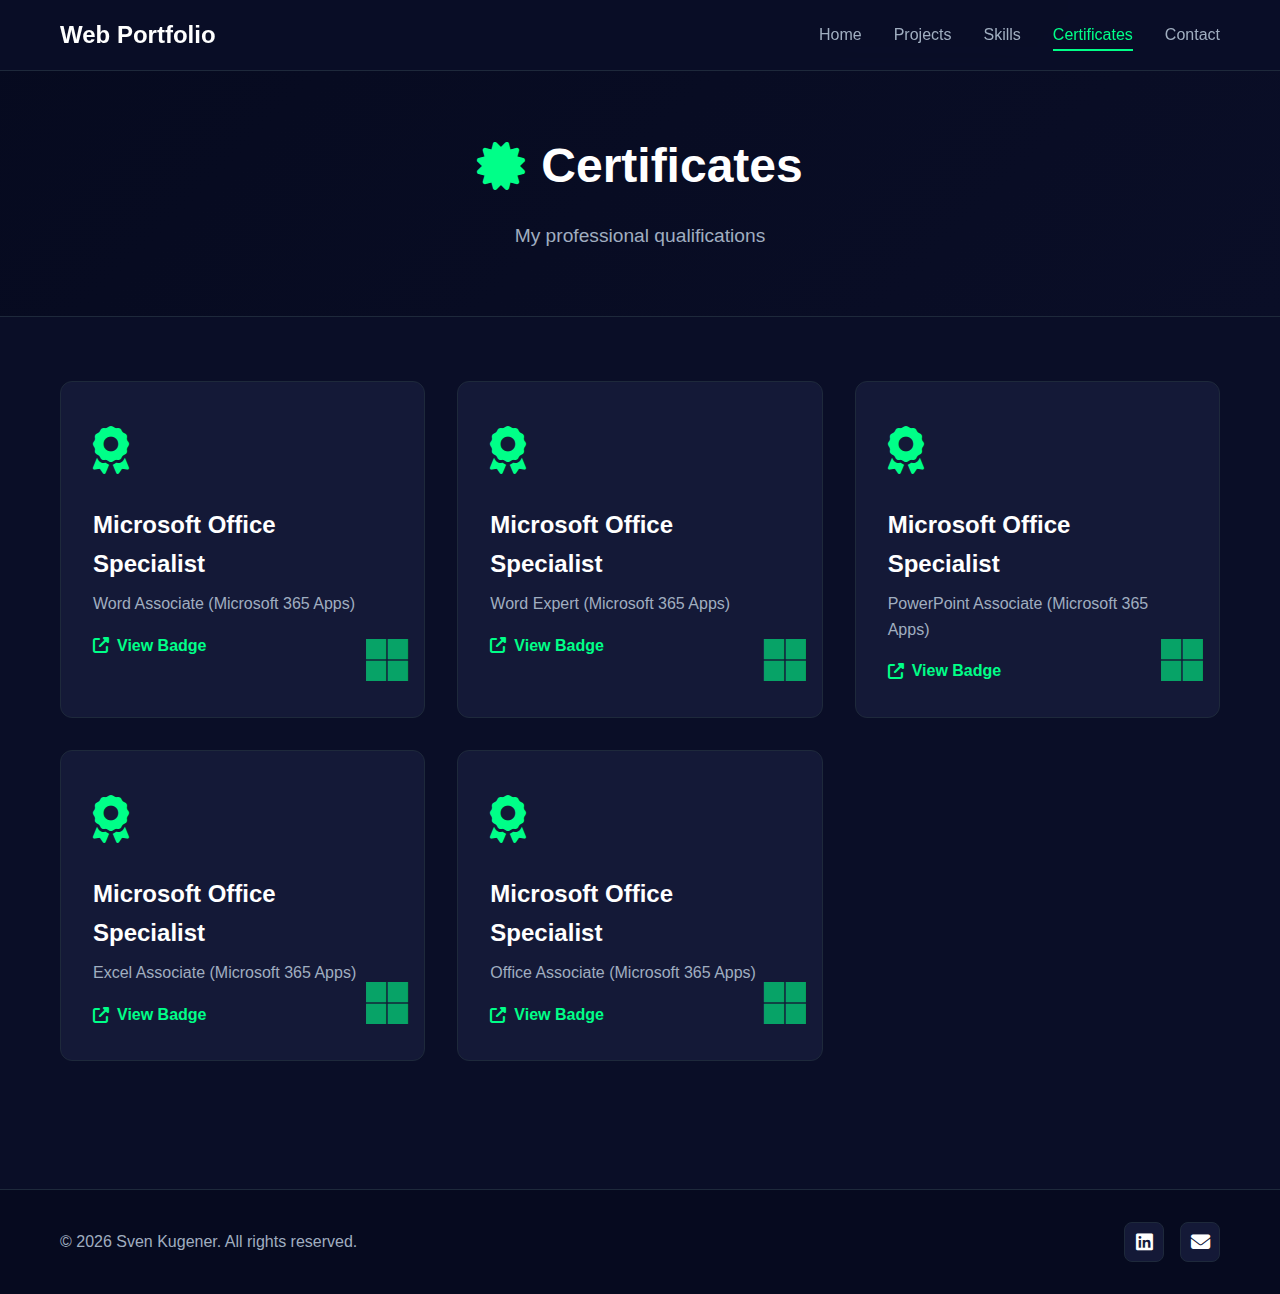
<file: certificates.html>
<!DOCTYPE html>
<html lang="de">
<head>
    <meta charset="UTF-8">
    <meta name="viewport" content="width=device-width, initial-scale=1.0">
    <title>Certificates - Sven Kugener</title>
    <link rel="stylesheet" href="styles.css">
    <link rel="stylesheet" href="https://cdnjs.cloudflare.com/ajax/libs/font-awesome/6.4.0/css/all.min.css">
</head>
<body>
    <!-- Navigation -->
    <nav class="navbar">
        <div class="container">
            <div class="nav-brand">
                <span class="brand-title">Web Portfolio</span>
            </div>
            <ul class="nav-menu">
                <li><a href="index.html">Home</a></li>
                <li><a href="projects.html">Projects</a></li>
                <li><a href="skills.html">Skills</a></li>
                <li><a href="certificates.html" class="active">Certificates</a></li>
                <li><a href="contact.html">Contact</a></li>
            </ul>
            <div class="hamburger">
                <span></span>
                <span></span>
                <span></span>
            </div>
        </div>
    </nav>

    <!-- Page Header -->
    <section class="page-header">
        <div class="container">
            <h1><i class="fas fa-certificate"></i> Certificates</h1>
            <p>My professional qualifications</p>
        </div>
    </section>

    <!-- Certificates Section -->
    <section class="certificates-section">
        <div class="container">
            <div class="certificates-grid">
                <!-- Word Associate Certificate -->
                <div class="certificate-card">
                    <div class="certificate-icon">
                        <i class="fas fa-award"></i>
                    </div>
                    <div class="certificate-content">
                        <h3>Microsoft Office Specialist</h3>
                        <p class="certificate-title">Word Associate (Microsoft 365 Apps)</p>
                        <a href="https://www.credly.com/badges/80168a26-cbad-4857-a31a-30431826efeb" 
                           class="certificate-link" 
                           target="_blank">
                            <i class="fas fa-external-link-alt"></i> View Badge
                        </a>
                    </div>
                    <div class="certificate-badge">
                        <i class="fab fa-microsoft"></i>
                    </div>
                </div>

                <!-- Word Expert Certificate -->
                <div class="certificate-card">
                    <div class="certificate-icon">
                        <i class="fas fa-award"></i>
                    </div>
                    <div class="certificate-content">
                        <h3>Microsoft Office Specialist</h3>
                        <p class="certificate-title">Word Expert (Microsoft 365 Apps)</p>
                        <a href="https://www.credly.com/badges/93180b1f-1d15-4c10-b1f9-f5ce8635d8a3" 
                           class="certificate-link" 
                           target="_blank">
                            <i class="fas fa-external-link-alt"></i> View Badge
                        </a>
                    </div>
                    <div class="certificate-badge">
                        <i class="fab fa-microsoft"></i>
                    </div>
                </div>

                <!-- PowerPoint Certificate -->
                <div class="certificate-card">
                    <div class="certificate-icon">
                        <i class="fas fa-award"></i>
                    </div>
                    <div class="certificate-content">
                        <h3>Microsoft Office Specialist</h3>
                        <p class="certificate-title">PowerPoint Associate (Microsoft 365 Apps)</p>
                        <a href="https://www.credly.com/badges/f714d012-ce97-45a6-a61c-a0f5ab0ed98f" 
                           class="certificate-link" 
                           target="_blank">
                            <i class="fas fa-external-link-alt"></i> View Badge
                        </a>
                    </div>
                    <div class="certificate-badge">
                        <i class="fab fa-microsoft"></i>
                    </div>
                </div>
                
                <!-- Excel Certificate -->
                <div class="certificate-card">
                    <div class="certificate-icon">
                        <i class="fas fa-award"></i>
                    </div>
                    <div class="certificate-content">
                        <h3>Microsoft Office Specialist</h3>
                        <p class="certificate-title">Excel Associate (Microsoft 365 Apps)</p>
                        <a href="https://www.credly.com/badges/2428d0e9-449b-4359-befe-9a3115e28357" 
                           class="certificate-link" 
                           target="_blank">
                            <i class="fas fa-external-link-alt"></i> View Badge
                        </a>
                    </div>
                    <div class="certificate-badge">
                        <i class="fab fa-microsoft"></i>
                    </div>
                </div>

                <!-- PowerPoint Certificate -->
                <div class="certificate-card">
                    <div class="certificate-icon">
                        <i class="fas fa-award"></i>
                    </div>
                    <div class="certificate-content">
                        <h3>Microsoft Office Specialist</h3>
                        <p class="certificate-title">Office Associate (Microsoft 365 Apps)</p>
                        <a href="https://www.credly.com/badges/a9d62572-521b-4642-8e29-001cf80c1aae" 
                           class="certificate-link" 
                           target="_blank">
                            <i class="fas fa-external-link-alt"></i> View Badge
                        </a>
                    </div>
                    <div class="certificate-badge">
                        <i class="fab fa-microsoft"></i>
                    </div>
                </div>
                
            </div>
        </div>
    </section>

    <!-- Footer -->
    <footer class="footer">
        <div class="container">
            <p>&copy; 2026 Sven Kugener. All rights reserved.</p>
            <div class="footer-links">
                <a href="https://www.linkedin.com/in/sven-kugener-177646387/" target="_blank">
                    <i class="fab fa-linkedin"></i>
                </a>
                <a href="mailto:svenkug@icloud.com">
                    <i class="fas fa-envelope"></i>
                </a>
            </div>
        </div>
    </footer>

    <script src="script.js"></script>
</body>
</html>
</file>
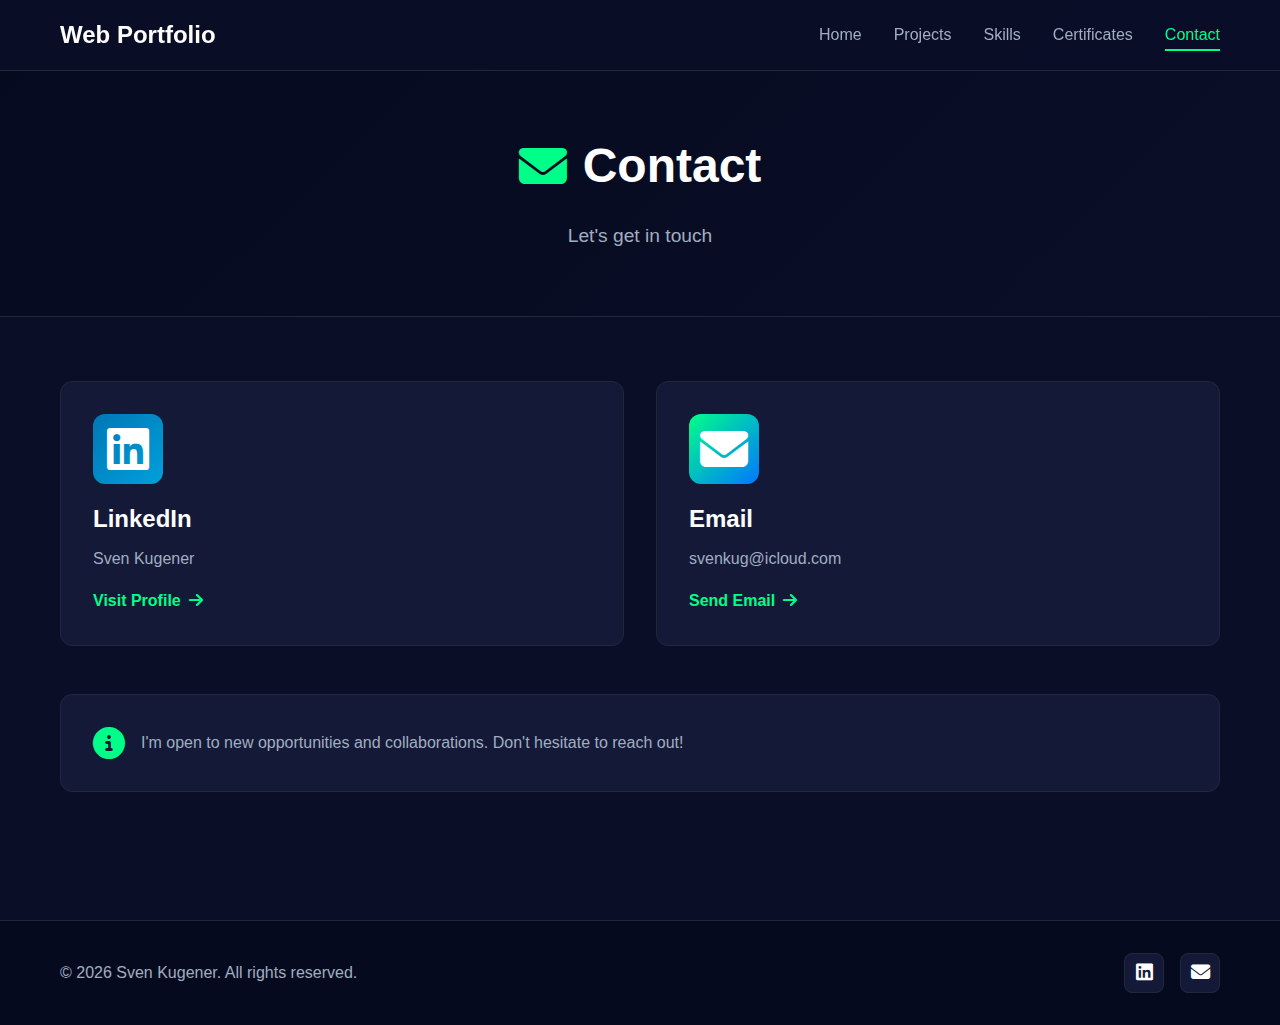
<file: contact.html>
<!DOCTYPE html>
<html lang="de">
<head>
    <meta charset="UTF-8">
    <meta name="viewport" content="width=device-width, initial-scale=1.0">
    <title>Contact - Sven Kugener</title>
    <link rel="stylesheet" href="styles.css">
    <link rel="stylesheet" href="https://cdnjs.cloudflare.com/ajax/libs/font-awesome/6.4.0/css/all.min.css">
</head>
<body>
    <!-- Navigation -->
    <nav class="navbar">
        <div class="container">
            <div class="nav-brand">
                <span class="brand-title">Web Portfolio</span>
            </div>
            <ul class="nav-menu">
                <li><a href="index.html">Home</a></li>
                <li><a href="projects.html">Projects</a></li>
                <li><a href="skills.html">Skills</a></li>
                <li><a href="certificates.html">Certificates</a></li>
                <li><a href="contact.html" class="active">Contact</a></li>
            </ul>
            <div class="hamburger">
                <span></span>
                <span></span>
                <span></span>
            </div>
        </div>
    </nav>

    <!-- Page Header -->
    <section class="page-header">
        <div class="container">
            <h1><i class="fas fa-envelope"></i> Contact</h1>
            <p>Let's get in touch</p>
        </div>
    </section>

    <!-- Contact Section -->
    <section class="contact-section">
        <div class="container">
            <div class="contact-grid">
                <!-- LinkedIn Card -->
                <a href="https://www.linkedin.com/in/sven-kugener-177646387/" 
                   class="contact-card" 
                   target="_blank">
                    <div class="contact-icon linkedin-icon">
                        <i class="fab fa-linkedin"></i>
                    </div>
                    <div class="contact-content">
                        <h3>LinkedIn</h3>
                        <p>Sven Kugener</p>
                        <span class="contact-link-text">
                            Visit Profile <i class="fas fa-arrow-right"></i>
                        </span>
                    </div>
                </a>

                <!-- Email Card -->
                <a href="mailto:svenkug@icloud.com" class="contact-card">
                    <div class="contact-icon email-icon">
                        <i class="fas fa-envelope"></i>
                    </div>
                    <div class="contact-content">
                        <h3>Email</h3>
                        <p>svenkug@icloud.com</p>
                        <span class="contact-link-text">
                            Send Email <i class="fas fa-arrow-right"></i>
                        </span>
                    </div>
                </a>
            </div>

            <!-- Additional Info -->
            <div class="contact-info">
                <div class="info-box">
                    <i class="fas fa-info-circle"></i>
                    <p>I'm open to new opportunities and collaborations. Don't hesitate to reach out!</p>
                </div>
            </div>
        </div>
    </section>

    <!-- Footer -->
    <footer class="footer">
        <div class="container">
            <p>&copy; 2026 Sven Kugener. All rights reserved.</p>
            <div class="footer-links">
                <a href="https://www.linkedin.com/in/sven-kugener-177646387/" target="_blank">
                    <i class="fab fa-linkedin"></i>
                </a>
                <a href="mailto:svenkug@icloud.com">
                    <i class="fas fa-envelope"></i>
                </a>
            </div>
        </div>
    </footer>

    <script src="script.js"></script>
</body>
</html>
</file>
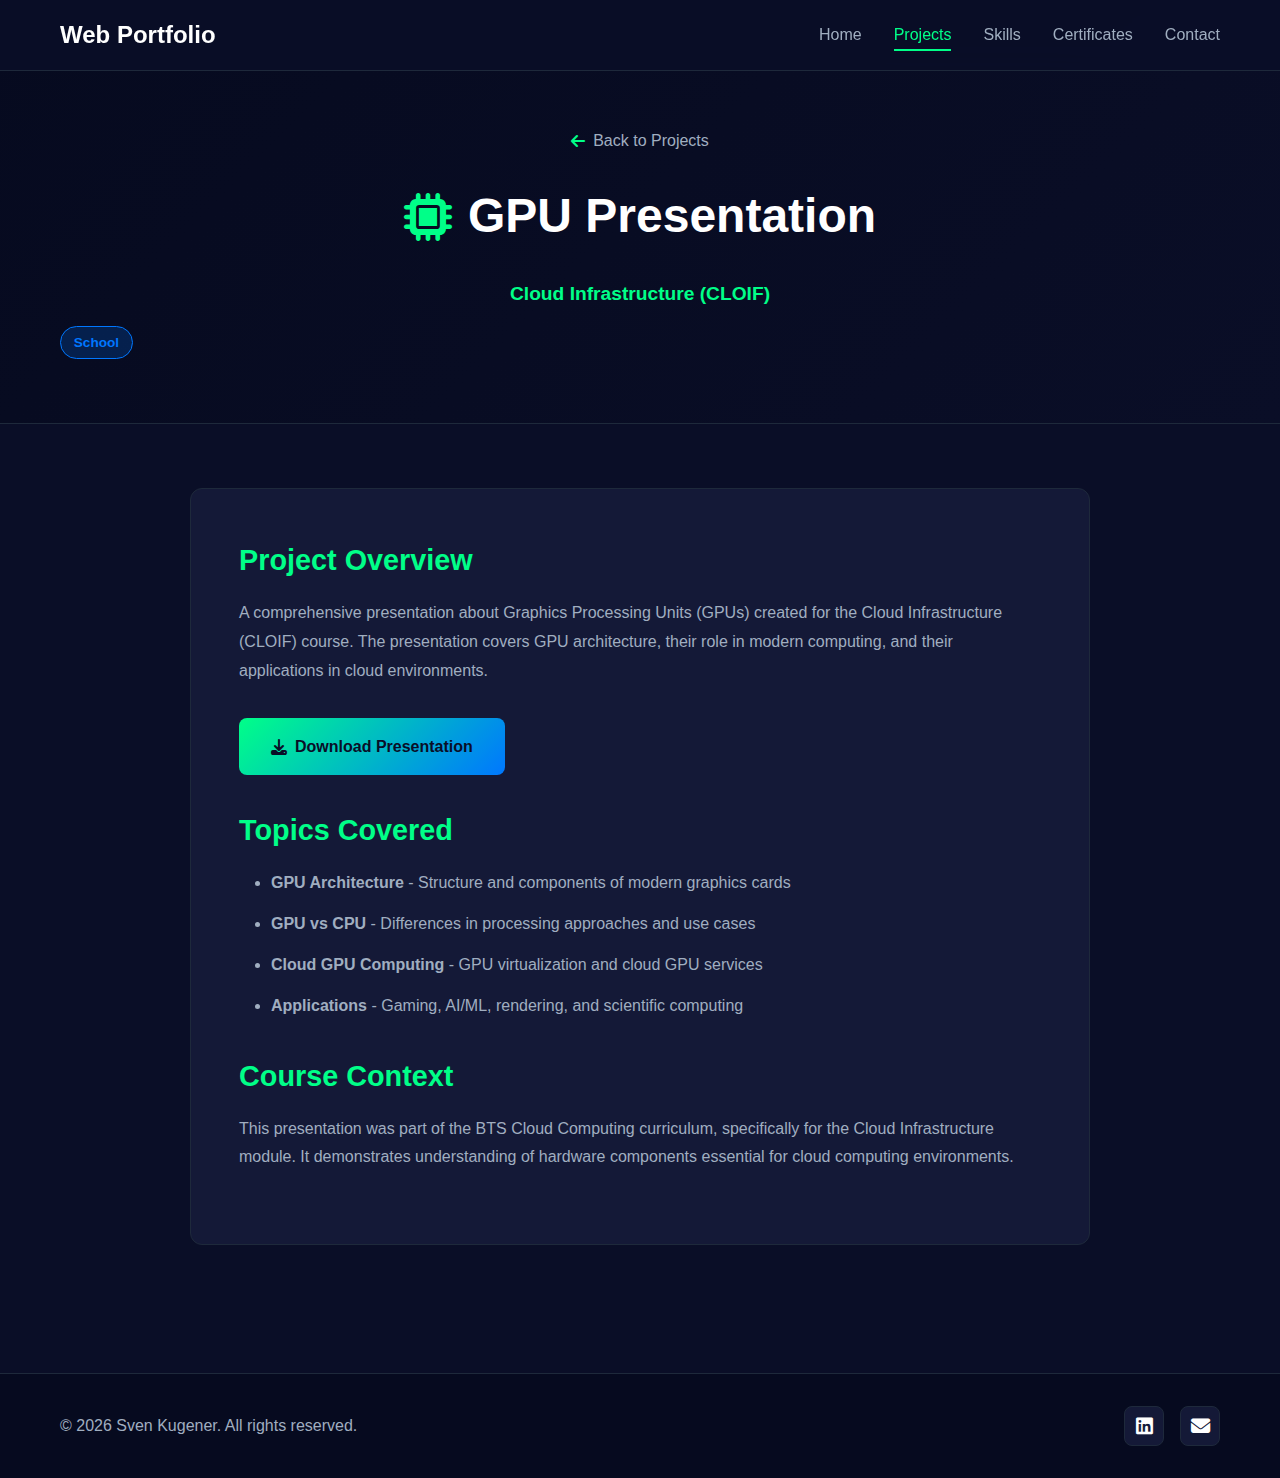
<file: project-gpu-presentation.html>
<!DOCTYPE html>
<html lang="en">
<head>
    <meta charset="UTF-8">
    <meta name="viewport" content="width=device-width, initial-scale=1.0">
    <title>GPU Presentation - Sven Kugener</title>
    <link rel="stylesheet" href="styles.css">
    <link rel="stylesheet" href="https://cdnjs.cloudflare.com/ajax/libs/font-awesome/6.4.0/css/all.min.css">
</head>
<body>
    <!-- Navigation -->
    <nav class="navbar">
        <div class="container">
            <div class="nav-brand">
                <span class="brand-title">Web Portfolio</span>
            </div>
            <ul class="nav-menu">
                <li><a href="index.html">Home</a></li>
                <li><a href="projects.html" class="active">Projects</a></li>
                <li><a href="skills.html">Skills</a></li>
                <li><a href="certificates.html">Certificates</a></li>
                <li><a href="contact.html">Contact</a></li>
            </ul>
            <div class="hamburger">
                <span></span>
                <span></span>
                <span></span>
            </div>
        </div>
    </nav>

    <!-- Project Header -->
    <section class="page-header">
        <div class="container">
            <div class="breadcrumb">
                <a href="projects.html"><i class="fas fa-arrow-left"></i> Back to Projects</a>
            </div>
            <h1><i class="fas fa-microchip"></i> GPU Presentation</h1>
            <p style="font-size: 1.2rem; color: var(--primary-color); margin-top: 0.5rem; margin-bottom: 1rem; font-weight: 600;">Cloud Infrastructure (CLOIF)</p>
            <div class="project-tags">
                <span class="tag tag-school">School</span>
            </div>
        </div>
    </section>

    <!-- Project Content -->
    <section class="project-detail-section">
        <div class="container">
            <div class="project-detail-content">
                <h2>Project Overview</h2>
                <p>A comprehensive presentation about Graphics Processing Units (GPUs) created for the Cloud Infrastructure (CLOIF) course. The presentation covers GPU architecture, their role in modern computing, and their applications in cloud environments.</p>

                <!-- Download Button -->
                <div style="display: flex; gap: 1rem; margin: 2rem 0; flex-wrap: wrap;">
                    <a href="GPU_kugsv549.pptx" download class="btn btn-primary" style="text-decoration: none;">
                        <i class="fas fa-download"></i> Download Presentation
                    </a>
                </div>

                <h2>Topics Covered</h2>
                <ul>
                    <li><strong>GPU Architecture</strong> - Structure and components of modern graphics cards</li>
                    <li><strong>GPU vs CPU</strong> - Differences in processing approaches and use cases</li>
                    <li><strong>Cloud GPU Computing</strong> - GPU virtualization and cloud GPU services</li>
                    <li><strong>Applications</strong> - Gaming, AI/ML, rendering, and scientific computing</li>
                </ul>

                <h2>Course Context</h2>
                <p>This presentation was part of the BTS Cloud Computing curriculum, specifically for the Cloud Infrastructure module. It demonstrates understanding of hardware components essential for cloud computing environments.</p>
            </div>
        </div>
    </section>

    <!-- Footer -->
    <footer class="footer">
        <div class="container">
            <p>&copy; 2026 Sven Kugener. All rights reserved.</p>
            <div class="footer-links">
                <a href="https://www.linkedin.com/in/sven-kugener-177646387/" target="_blank">
                    <i class="fab fa-linkedin"></i>
                </a>
                <a href="mailto:svenkug@icloud.com">
                    <i class="fas fa-envelope"></i>
                </a>
            </div>
        </div>
    </footer>

    <script src="script.js"></script>
</body>
</html>
</file>
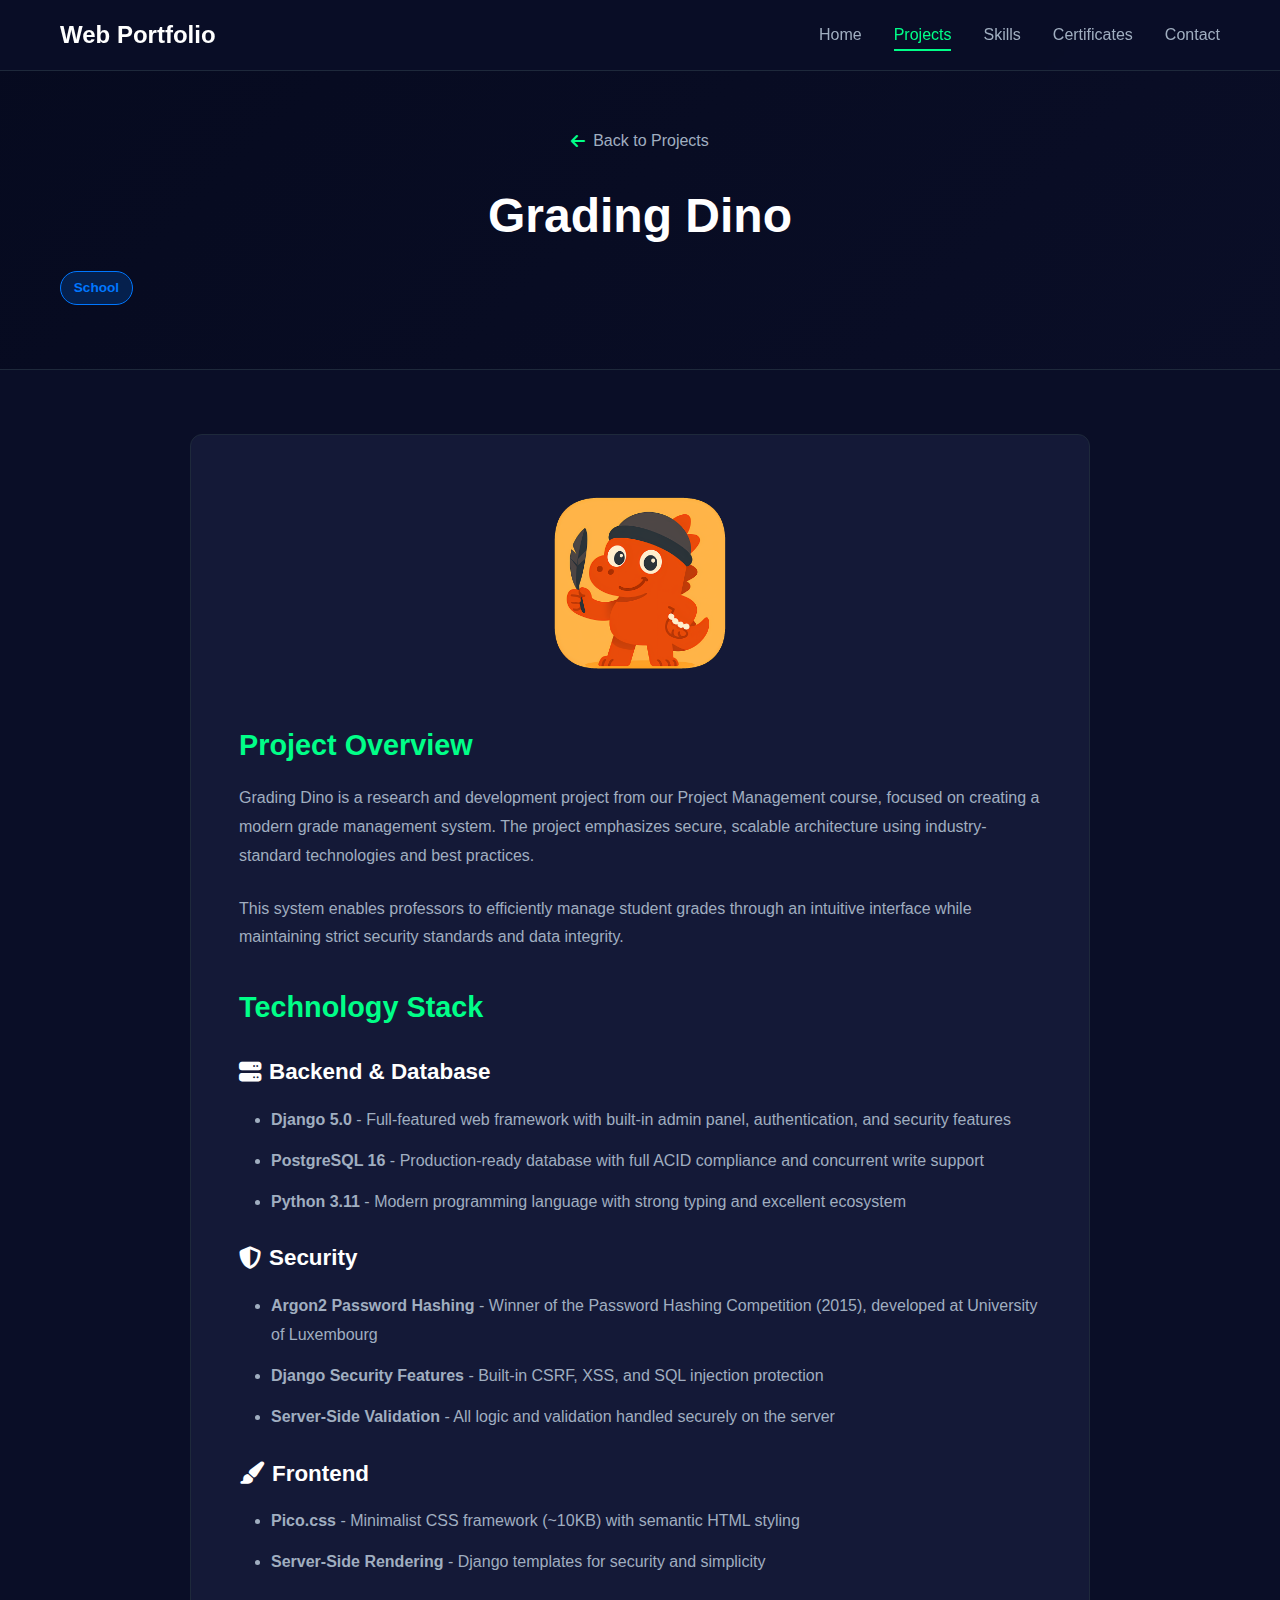
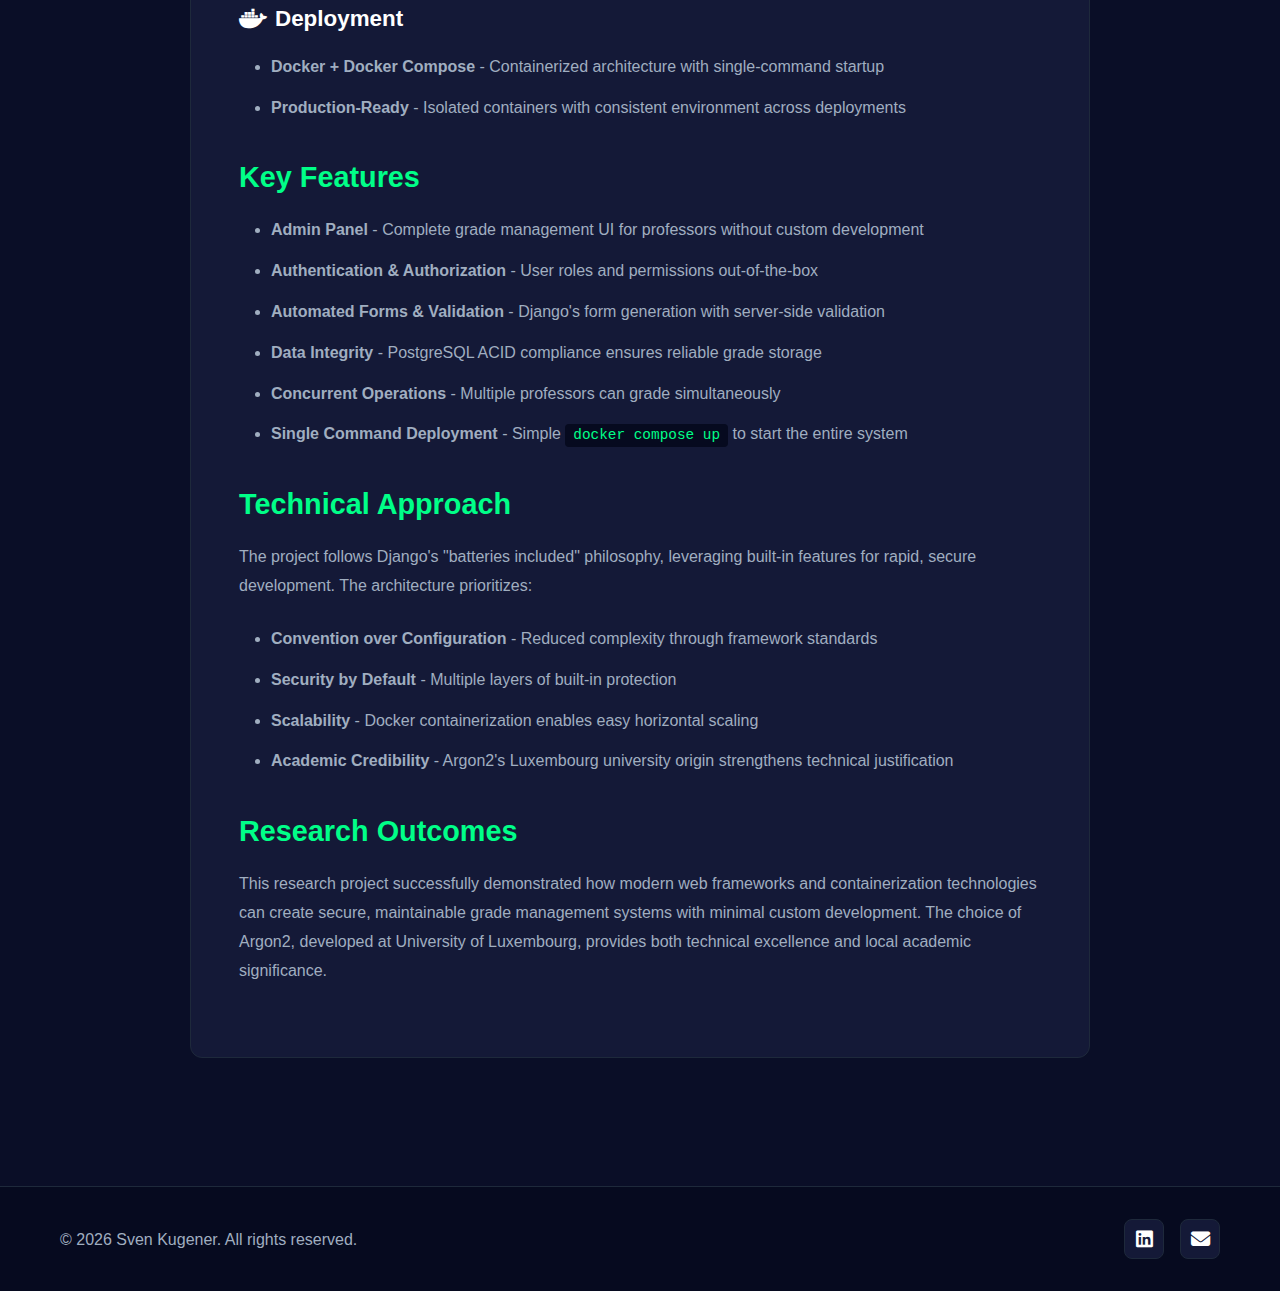
<file: project-grading-dino.html>
<!DOCTYPE html>
<html lang="en">
<head>
    <meta charset="UTF-8">
    <meta name="viewport" content="width=device-width, initial-scale=1.0">
    <title>Grading Dino Project - Sven Kugener</title>
    <link rel="stylesheet" href="styles.css">
    <link rel="stylesheet" href="https://cdnjs.cloudflare.com/ajax/libs/font-awesome/6.4.0/css/all.min.css">
</head>
<body>
    <!-- Navigation -->
    <nav class="navbar">
        <div class="container">
            <div class="nav-brand">
                <span class="brand-title">Web Portfolio</span>
            </div>
            <ul class="nav-menu">
                <li><a href="index.html">Home</a></li>
                <li><a href="projects.html" class="active">Projects</a></li>
                <li><a href="skills.html">Skills</a></li>
                <li><a href="certificates.html">Certificates</a></li>
                <li><a href="contact.html">Contact</a></li>
            </ul>
            <div class="hamburger">
                <span></span>
                <span></span>
                <span></span>
            </div>
        </div>
    </nav>

    <!-- Project Header -->
    <section class="page-header">
        <div class="container">
            <div class="breadcrumb">
                <a href="projects.html"><i class="fas fa-arrow-left"></i> Back to Projects</a>
            </div>
            <h1>Grading Dino</h1>
            <div class="project-tags">
                <span class="tag tag-school">School</span>
            </div>
        </div>
    </section>

    <!-- Project Content -->
    <section class="project-detail-section">
        <div class="container">
            <div class="project-detail-content">
                <!-- Project Logo -->
                <div class="project-logo" style="text-align: center; margin-bottom: 2rem;">
                    <img src="grading-dino-logo.png" alt="Grading Dino Logo" style="max-width: 200px; height: auto;">
                </div>

                <h2>Project Overview</h2>
                <p>Grading Dino is a research and development project from our Project Management course, focused on creating a modern grade management system. The project emphasizes secure, scalable architecture using industry-standard technologies and best practices.</p>
                <p>This system enables professors to efficiently manage student grades through an intuitive interface while maintaining strict security standards and data integrity.</p>

                <h2>Technology Stack</h2>
                <div class="tech-stack">
                    <h3><i class="fas fa-server"></i> Backend & Database</h3>
                    <ul>
                        <li><strong>Django 5.0</strong> - Full-featured web framework with built-in admin panel, authentication, and security features</li>
                        <li><strong>PostgreSQL 16</strong> - Production-ready database with full ACID compliance and concurrent write support</li>
                        <li><strong>Python 3.11</strong> - Modern programming language with strong typing and excellent ecosystem</li>
                    </ul>

                    <h3><i class="fas fa-shield-alt"></i> Security</h3>
                    <ul>
                        <li><strong>Argon2 Password Hashing</strong> - Winner of the Password Hashing Competition (2015), developed at University of Luxembourg</li>
                        <li><strong>Django Security Features</strong> - Built-in CSRF, XSS, and SQL injection protection</li>
                        <li><strong>Server-Side Validation</strong> - All logic and validation handled securely on the server</li>
                    </ul>

                    <h3><i class="fas fa-paint-brush"></i> Frontend</h3>
                    <ul>
                        <li><strong>Pico.css</strong> - Minimalist CSS framework (~10KB) with semantic HTML styling</li>
                        <li><strong>Server-Side Rendering</strong> - Django templates for security and simplicity</li>
                    </ul>

                    <h3><i class="fab fa-docker"></i> Deployment</h3>
                    <ul>
                        <li><strong>Docker + Docker Compose</strong> - Containerized architecture with single-command startup</li>
                        <li><strong>Production-Ready</strong> - Isolated containers with consistent environment across deployments</li>
                    </ul>
                </div>

                <h2>Key Features</h2>
                <ul>
                    <li><strong>Admin Panel</strong> - Complete grade management UI for professors without custom development</li>
                    <li><strong>Authentication & Authorization</strong> - User roles and permissions out-of-the-box</li>
                    <li><strong>Automated Forms & Validation</strong> - Django's form generation with server-side validation</li>
                    <li><strong>Data Integrity</strong> - PostgreSQL ACID compliance ensures reliable grade storage</li>
                    <li><strong>Concurrent Operations</strong> - Multiple professors can grade simultaneously</li>
                    <li><strong>Single Command Deployment</strong> - Simple <code>docker compose up</code> to start the entire system</li>
                </ul>

                <h2>Technical Approach</h2>
                <p>The project follows Django's "batteries included" philosophy, leveraging built-in features for rapid, secure development. The architecture prioritizes:</p>
                <ul>
                    <li><strong>Convention over Configuration</strong> - Reduced complexity through framework standards</li>
                    <li><strong>Security by Default</strong> - Multiple layers of built-in protection</li>
                    <li><strong>Scalability</strong> - Docker containerization enables easy horizontal scaling</li>
                    <li><strong>Academic Credibility</strong> - Argon2's Luxembourg university origin strengthens technical justification</li>
                </ul>

                <h2>Research Outcomes</h2>
                <p>This research project successfully demonstrated how modern web frameworks and containerization technologies can create secure, maintainable grade management systems with minimal custom development. The choice of Argon2, developed at University of Luxembourg, provides both technical excellence and local academic significance.</p>
            </div>
        </div>
    </section>

    <!-- Footer -->
    <footer class="footer">
        <div class="container">
            <p>&copy; 2026 Sven Kugener. All rights reserved.</p>
            <div class="footer-links">
                <a href="https://www.linkedin.com/in/sven-kugener-177646387/" target="_blank">
                    <i class="fab fa-linkedin"></i>
                </a>
                <a href="mailto:svenkug@icloud.com">
                    <i class="fas fa-envelope"></i>
                </a>
            </div>
        </div>
    </footer>

    <script src="script.js"></script>
</body>
</html>
</file>
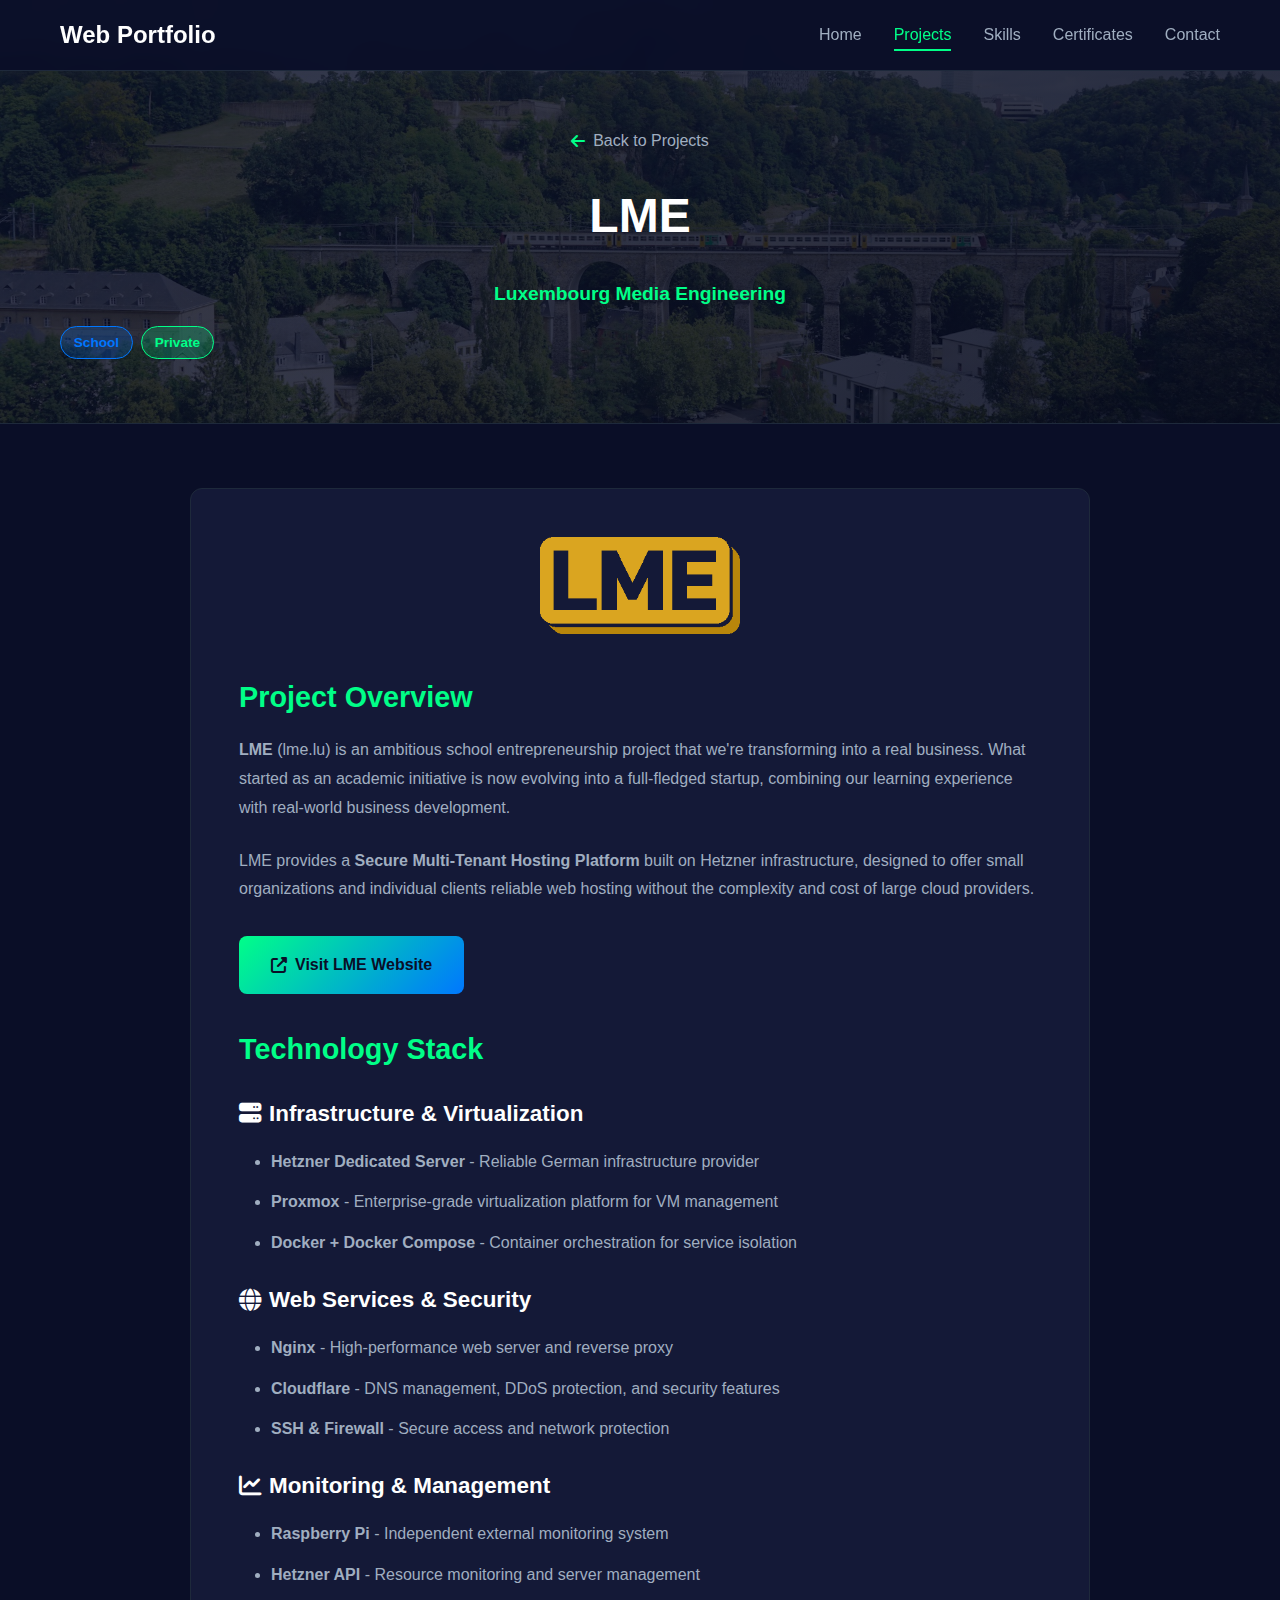
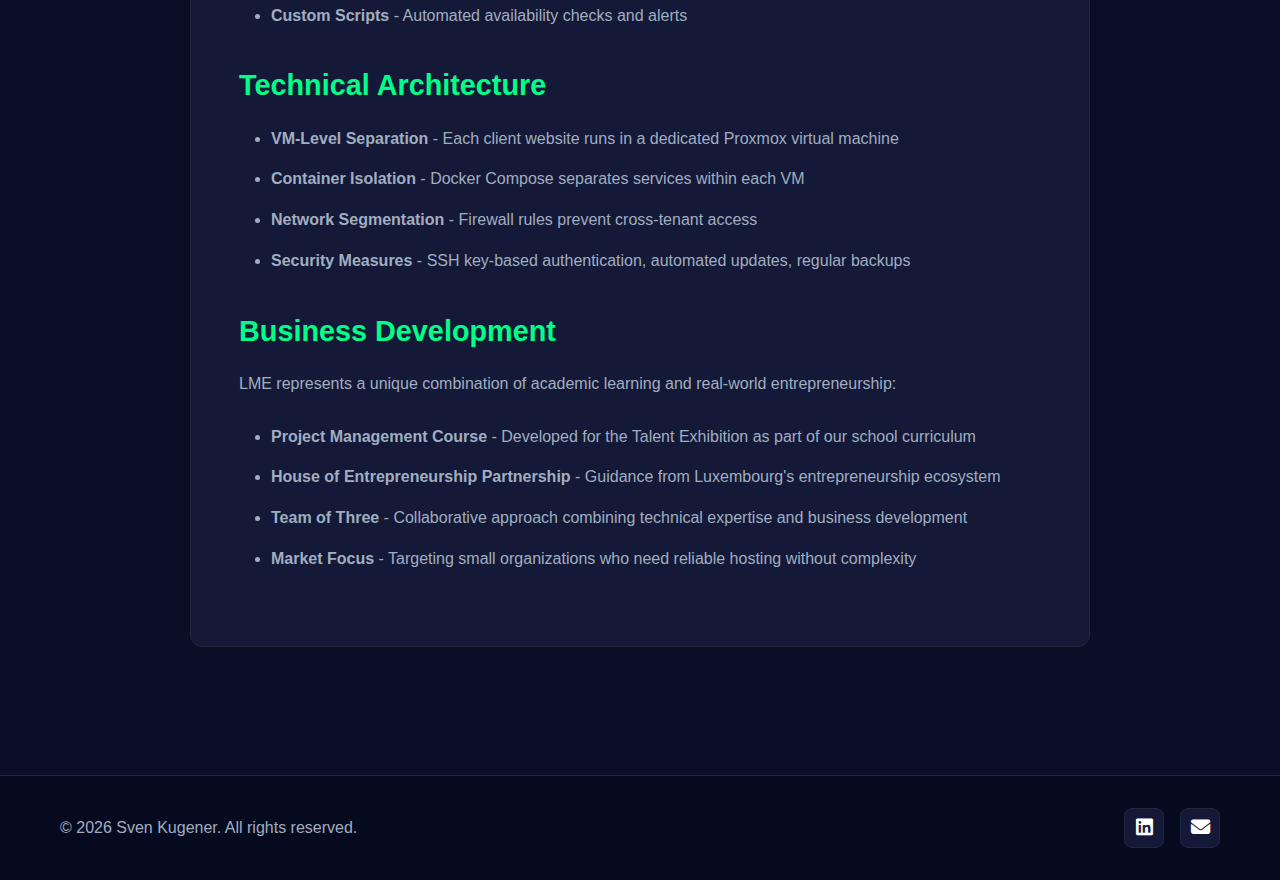
<file: project-lme.html>
<!DOCTYPE html>
<html lang="en">
<head>
    <meta charset="UTF-8">
    <meta name="viewport" content="width=device-width, initial-scale=1.0">
    <title>LME Project - Sven Kugener</title>
    <link rel="stylesheet" href="styles.css">
    <link rel="stylesheet" href="https://cdnjs.cloudflare.com/ajax/libs/font-awesome/6.4.0/css/all.min.css">
</head>
<body>
    <!-- Navigation -->
    <nav class="navbar">
        <div class="container">
            <div class="nav-brand">
                <span class="brand-title">Web Portfolio</span>
            </div>
            <ul class="nav-menu">
                <li><a href="index.html">Home</a></li>
                <li><a href="projects.html" class="active">Projects</a></li>
                <li><a href="skills.html">Skills</a></li>
                <li><a href="certificates.html">Certificates</a></li>
                <li><a href="contact.html">Contact</a></li>
            </ul>
            <div class="hamburger">
                <span></span>
                <span></span>
                <span></span>
            </div>
        </div>
    </nav>

    <!-- Project Header -->
    <section class="page-header" style="position: relative; overflow: hidden;">
        <!-- Background Image -->
        <div style="position: absolute; top: 0; left: 0; right: 0; bottom: 0; background-image: url('lme-banner.jpg'); background-size: cover; background-position: center; opacity: 0.5; z-index: 0;"></div>
        <!-- Dark Overlay for better text readability -->
        <div style="position: absolute; top: 0; left: 0; right: 0; bottom: 0; background: linear-gradient(135deg, rgba(10, 14, 39, 0.6) 0%, rgba(6, 10, 31, 0.7) 100%); z-index: 1;"></div>
        <!-- Content -->
        <div class="container" style="position: relative; z-index: 2;">
            <div class="breadcrumb">
                <a href="projects.html"><i class="fas fa-arrow-left"></i> Back to Projects</a>
            </div>
            <h1>LME</h1>
            <p style="font-size: 1.2rem; color: var(--primary-color); margin-top: 0.5rem; margin-bottom: 1rem; font-weight: 600;">Luxembourg Media Engineering</p>
            <div class="project-tags">
                <span class="tag tag-school">School</span>
                <span class="tag tag-private">Private</span>
            </div>
        </div>
    </section>

    <!-- Project Content -->
    <section class="project-detail-section">
        <div class="container">
            <div class="project-detail-content">
                <!-- Project Logo -->
                <div class="project-logo" style="text-align: center; margin-bottom: 2rem;">
                    <img src="lme-logo.png" alt="LME Logo" style="max-width: 200px; height: auto;">
                </div>

                <h2>Project Overview</h2>
                <p><strong>LME</strong> (lme.lu) is an ambitious school entrepreneurship project that we're transforming into a real business. What started as an academic initiative is now evolving into a full-fledged startup, combining our learning experience with real-world business development.</p>
                <p>LME provides a <strong>Secure Multi-Tenant Hosting Platform</strong> built on Hetzner infrastructure, designed to offer small organizations and individual clients reliable web hosting without the complexity and cost of large cloud providers.</p>

                <!-- Project Links -->
                <div style="display: flex; gap: 1rem; margin: 2rem 0; flex-wrap: wrap;">
                    <a href="https://lme.lu" target="_blank" class="btn btn-primary" style="text-decoration: none;">
                        <i class="fas fa-external-link-alt"></i> Visit LME Website
                    </a>
                </div>

                <h2>Technology Stack</h2>
                <div class="tech-stack">
                    <h3><i class="fas fa-server"></i> Infrastructure & Virtualization</h3>
                    <ul>
                        <li><strong>Hetzner Dedicated Server</strong> - Reliable German infrastructure provider</li>
                        <li><strong>Proxmox</strong> - Enterprise-grade virtualization platform for VM management</li>
                        <li><strong>Docker + Docker Compose</strong> - Container orchestration for service isolation</li>
                    </ul>

                    <h3><i class="fas fa-globe"></i> Web Services & Security</h3>
                    <ul>
                        <li><strong>Nginx</strong> - High-performance web server and reverse proxy</li>
                        <li><strong>Cloudflare</strong> - DNS management, DDoS protection, and security features</li>
                        <li><strong>SSH & Firewall</strong> - Secure access and network protection</li>
                    </ul>

                    <h3><i class="fas fa-chart-line"></i> Monitoring & Management</h3>
                    <ul>
                        <li><strong>Raspberry Pi</strong> - Independent external monitoring system</li>
                        <li><strong>Hetzner API</strong> - Resource monitoring and server management</li>
                        <li><strong>Custom Scripts</strong> - Automated availability checks and alerts</li>
                    </ul>
                </div>

                <h2>Technical Architecture</h2>
                <ul>
                    <li><strong>VM-Level Separation</strong> - Each client website runs in a dedicated Proxmox virtual machine</li>
                    <li><strong>Container Isolation</strong> - Docker Compose separates services within each VM</li>
                    <li><strong>Network Segmentation</strong> - Firewall rules prevent cross-tenant access</li>
                    <li><strong>Security Measures</strong> - SSH key-based authentication, automated updates, regular backups</li>
                </ul>

                <h2>Business Development</h2>
                <p>LME represents a unique combination of academic learning and real-world entrepreneurship:</p>
                <ul>
                    <li><strong>Project Management Course</strong> - Developed for the Talent Exhibition as part of our school curriculum</li>
                    <li><strong>House of Entrepreneurship Partnership</strong> - Guidance from Luxembourg's entrepreneurship ecosystem</li>
                    <li><strong>Team of Three</strong> - Collaborative approach combining technical expertise and business development</li>
                    <li><strong>Market Focus</strong> - Targeting small organizations who need reliable hosting without complexity</li>
                </ul>
            </div>
        </div>
    </section>

    <!-- Footer -->
    <footer class="footer">
        <div class="container">
            <p>&copy; 2026 Sven Kugener. All rights reserved.</p>
            <div class="footer-links">
                <a href="https://www.linkedin.com/in/sven-kugener-177646387/" target="_blank">
                    <i class="fab fa-linkedin"></i>
                </a>
                <a href="mailto:svenkug@icloud.com">
                    <i class="fas fa-envelope"></i>
                </a>
            </div>
        </div>
    </footer>

    <script src="script.js"></script>
</body>
</html>
</file>
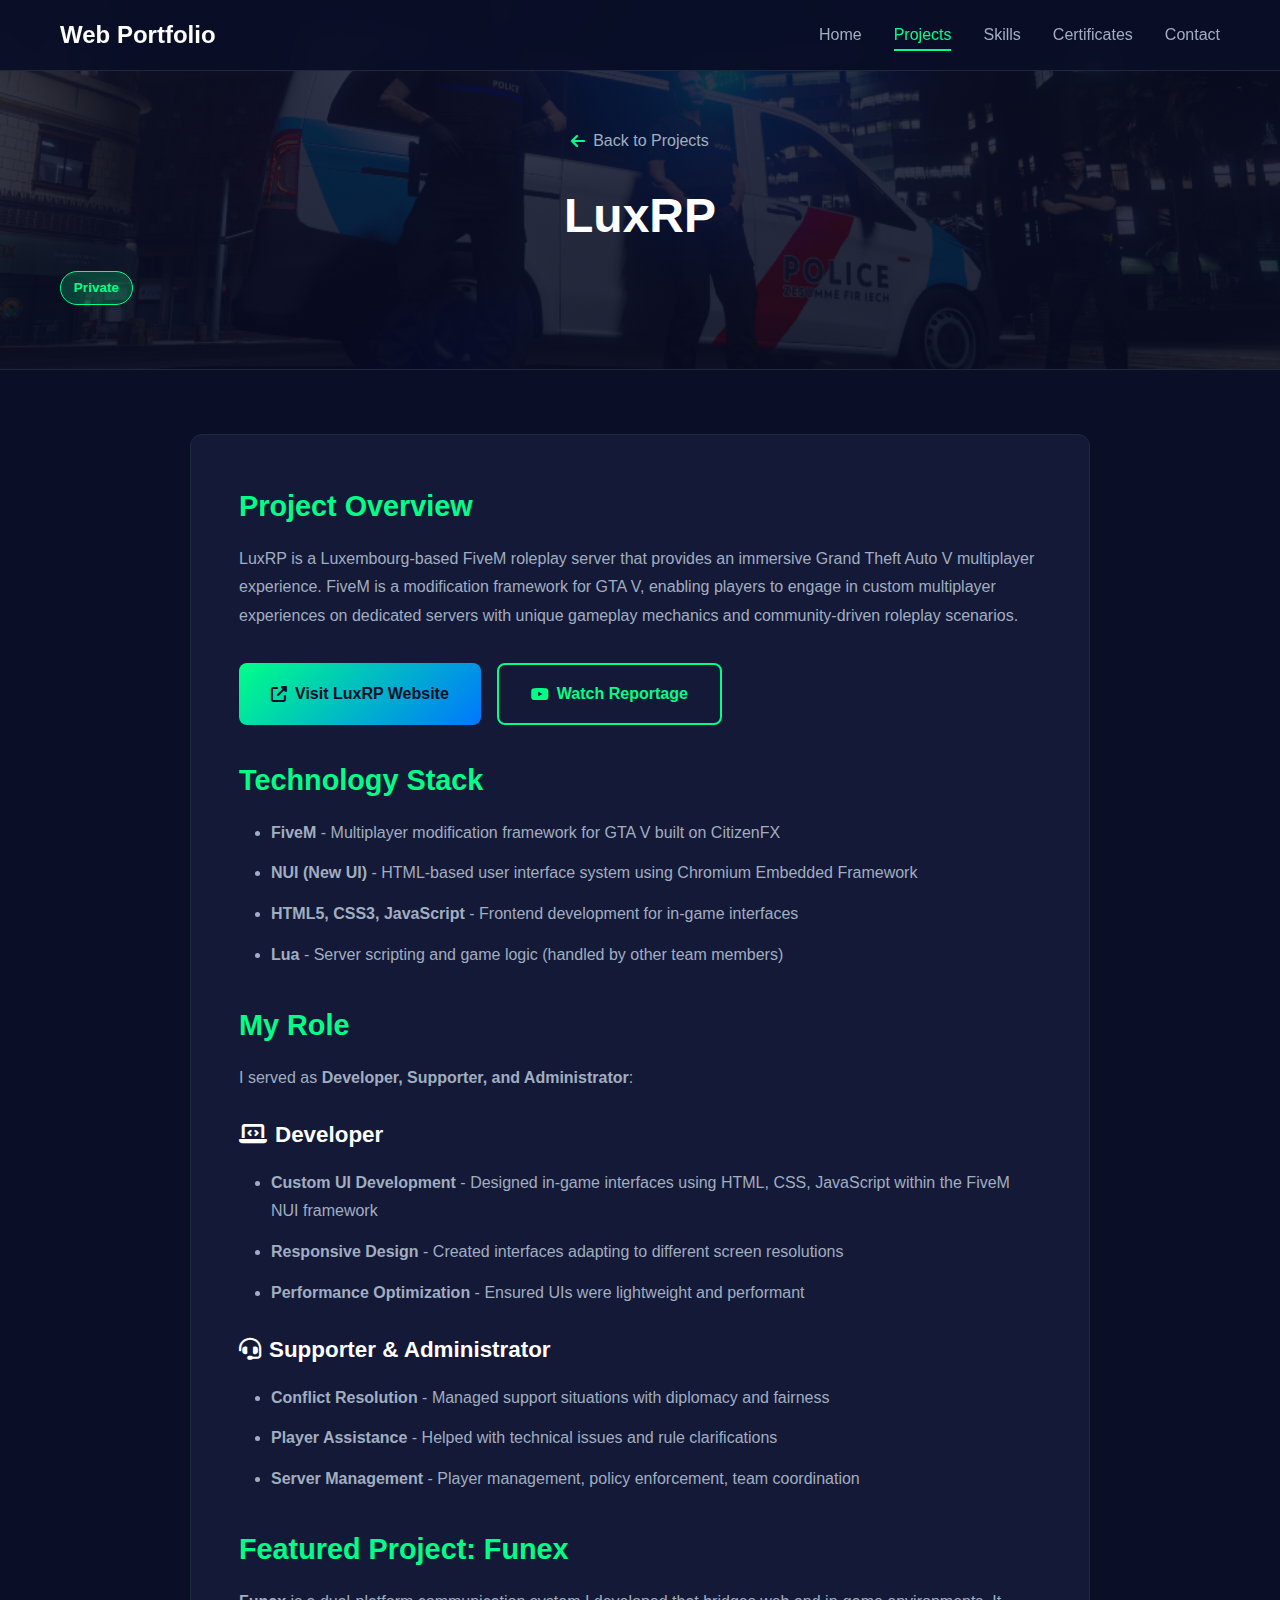
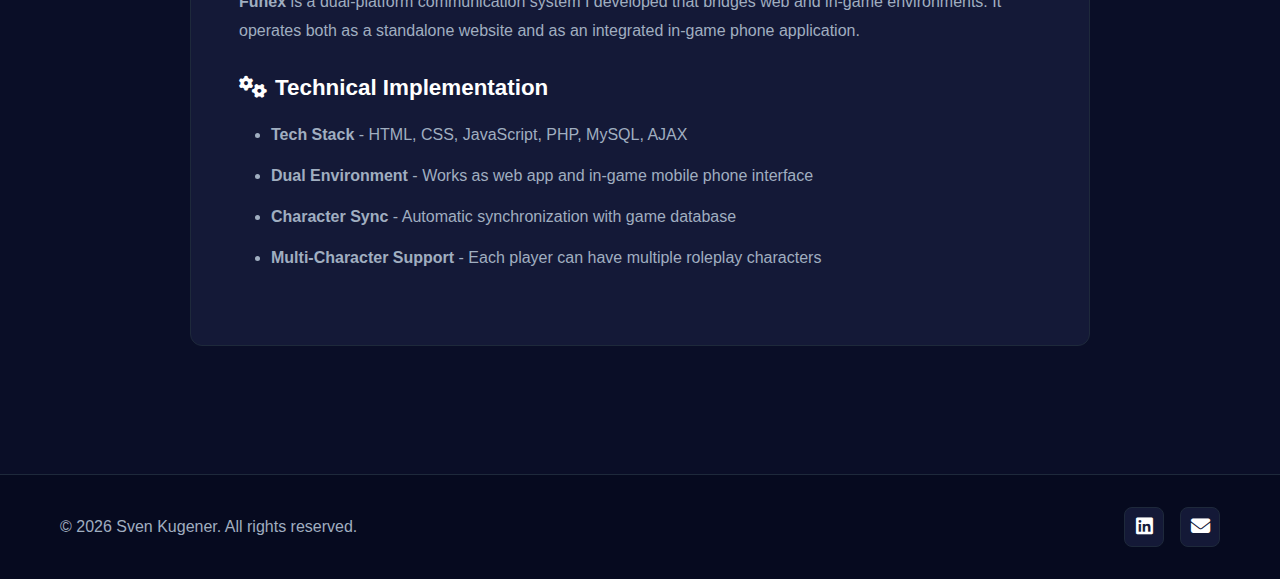
<file: project-luxrp.html>
<!DOCTYPE html>
<html lang="en">
<head>
    <meta charset="UTF-8">
    <meta name="viewport" content="width=device-width, initial-scale=1.0">
    <title>LuxRP Project - Sven Kugener</title>
    <link rel="stylesheet" href="styles.css">
    <link rel="stylesheet" href="https://cdnjs.cloudflare.com/ajax/libs/font-awesome/6.4.0/css/all.min.css">
</head>
<body>
    <!-- Navigation -->
    <nav class="navbar">
        <div class="container">
            <div class="nav-brand">
                <span class="brand-title">Web Portfolio</span>
            </div>
            <ul class="nav-menu">
                <li><a href="index.html">Home</a></li>
                <li><a href="projects.html" class="active">Projects</a></li>
                <li><a href="skills.html">Skills</a></li>
                <li><a href="certificates.html">Certificates</a></li>
                <li><a href="contact.html">Contact</a></li>
            </ul>
            <div class="hamburger">
                <span></span>
                <span></span>
                <span></span>
            </div>
        </div>
    </nav>

    <!-- Project Header -->
    <section class="page-header" style="position: relative; overflow: hidden;">
        <!-- Background Image -->
        <div style="position: absolute; top: 0; left: 0; right: 0; bottom: 0; background-image: url('luxrp-banner.jpg'); background-size: cover; background-position: center; opacity: 0.5; z-index: 0;"></div>
        <!-- Dark Overlay for better text readability -->
        <div style="position: absolute; top: 0; left: 0; right: 0; bottom: 0; background: linear-gradient(135deg, rgba(10, 14, 39, 0.6) 0%, rgba(6, 10, 31, 0.7) 100%); z-index: 1;"></div>
        <!-- Content -->
        <div class="container" style="position: relative; z-index: 2;">
            <div class="breadcrumb">
                <a href="projects.html"><i class="fas fa-arrow-left"></i> Back to Projects</a>
            </div>
            <h1>LuxRP</h1>
            <div class="project-tags">
                <span class="tag tag-private">Private</span>
            </div>
        </div>
    </section>

    <!-- Project Content -->
    <section class="project-detail-section">
        <div class="container">
            <div class="project-detail-content">
                <h2>Project Overview</h2>
                <p>LuxRP is a Luxembourg-based FiveM roleplay server that provides an immersive Grand Theft Auto V multiplayer experience. FiveM is a modification framework for GTA V, enabling players to engage in custom multiplayer experiences on dedicated servers with unique gameplay mechanics and community-driven roleplay scenarios.</p>

                <!-- Project Links -->
                <div style="display: flex; gap: 1rem; margin: 2rem 0; flex-wrap: wrap;">
                    <a href="https://luxrp.lu" target="_blank" class="btn btn-primary" style="text-decoration: none;">
                        <i class="fas fa-external-link-alt"></i> Visit LuxRP Website
                    </a>
                    <a href="https://www.youtube.com/watch?v=GRHONXy4Xb0" target="_blank" class="btn btn-secondary" style="text-decoration: none;">
                        <i class="fab fa-youtube"></i> Watch Reportage
                    </a>
                </div>

                <h2>Technology Stack</h2>
                <ul>
                    <li><strong>FiveM</strong> - Multiplayer modification framework for GTA V built on CitizenFX</li>
                    <li><strong>NUI (New UI)</strong> - HTML-based user interface system using Chromium Embedded Framework</li>
                    <li><strong>HTML5, CSS3, JavaScript</strong> - Frontend development for in-game interfaces</li>
                    <li><strong>Lua</strong> - Server scripting and game logic (handled by other team members)</li>
                </ul>

                <h2>My Role</h2>
                <p>I served as <strong>Developer, Supporter, and Administrator</strong>:</p>

                <h3><i class="fas fa-laptop-code"></i> Developer</h3>
                <ul>
                    <li><strong>Custom UI Development</strong> - Designed in-game interfaces using HTML, CSS, JavaScript within the FiveM NUI framework</li>
                    <li><strong>Responsive Design</strong> - Created interfaces adapting to different screen resolutions</li>
                    <li><strong>Performance Optimization</strong> - Ensured UIs were lightweight and performant</li>
                </ul>

                <h3><i class="fas fa-headset"></i> Supporter & Administrator</h3>
                <ul>
                    <li><strong>Conflict Resolution</strong> - Managed support situations with diplomacy and fairness</li>
                    <li><strong>Player Assistance</strong> - Helped with technical issues and rule clarifications</li>
                    <li><strong>Server Management</strong> - Player management, policy enforcement, team coordination</li>
                </ul>

                <h2>Featured Project: Funex</h2>
                <p><strong>Funex</strong> is a dual-platform communication system I developed that bridges web and in-game environments. It operates both as a standalone website and as an integrated in-game phone application.</p>

                <h3><i class="fas fa-cogs"></i> Technical Implementation</h3>
                <ul>
                    <li><strong>Tech Stack</strong> - HTML, CSS, JavaScript, PHP, MySQL, AJAX</li>
                    <li><strong>Dual Environment</strong> - Works as web app and in-game mobile phone interface</li>
                    <li><strong>Character Sync</strong> - Automatic synchronization with game database</li>
                    <li><strong>Multi-Character Support</strong> - Each player can have multiple roleplay characters</li>
                </ul>
            </div>
        </div>
    </section>

    <!-- Footer -->
    <footer class="footer">
        <div class="container">
            <p>&copy; 2026 Sven Kugener. All rights reserved.</p>
            <div class="footer-links">
                <a href="https://www.linkedin.com/in/sven-kugener-177646387/" target="_blank">
                    <i class="fab fa-linkedin"></i>
                </a>
                <a href="mailto:svenkug@icloud.com">
                    <i class="fas fa-envelope"></i>
                </a>
            </div>
        </div>
    </footer>

    <script src="script.js"></script>
</body>
</html>
</file>
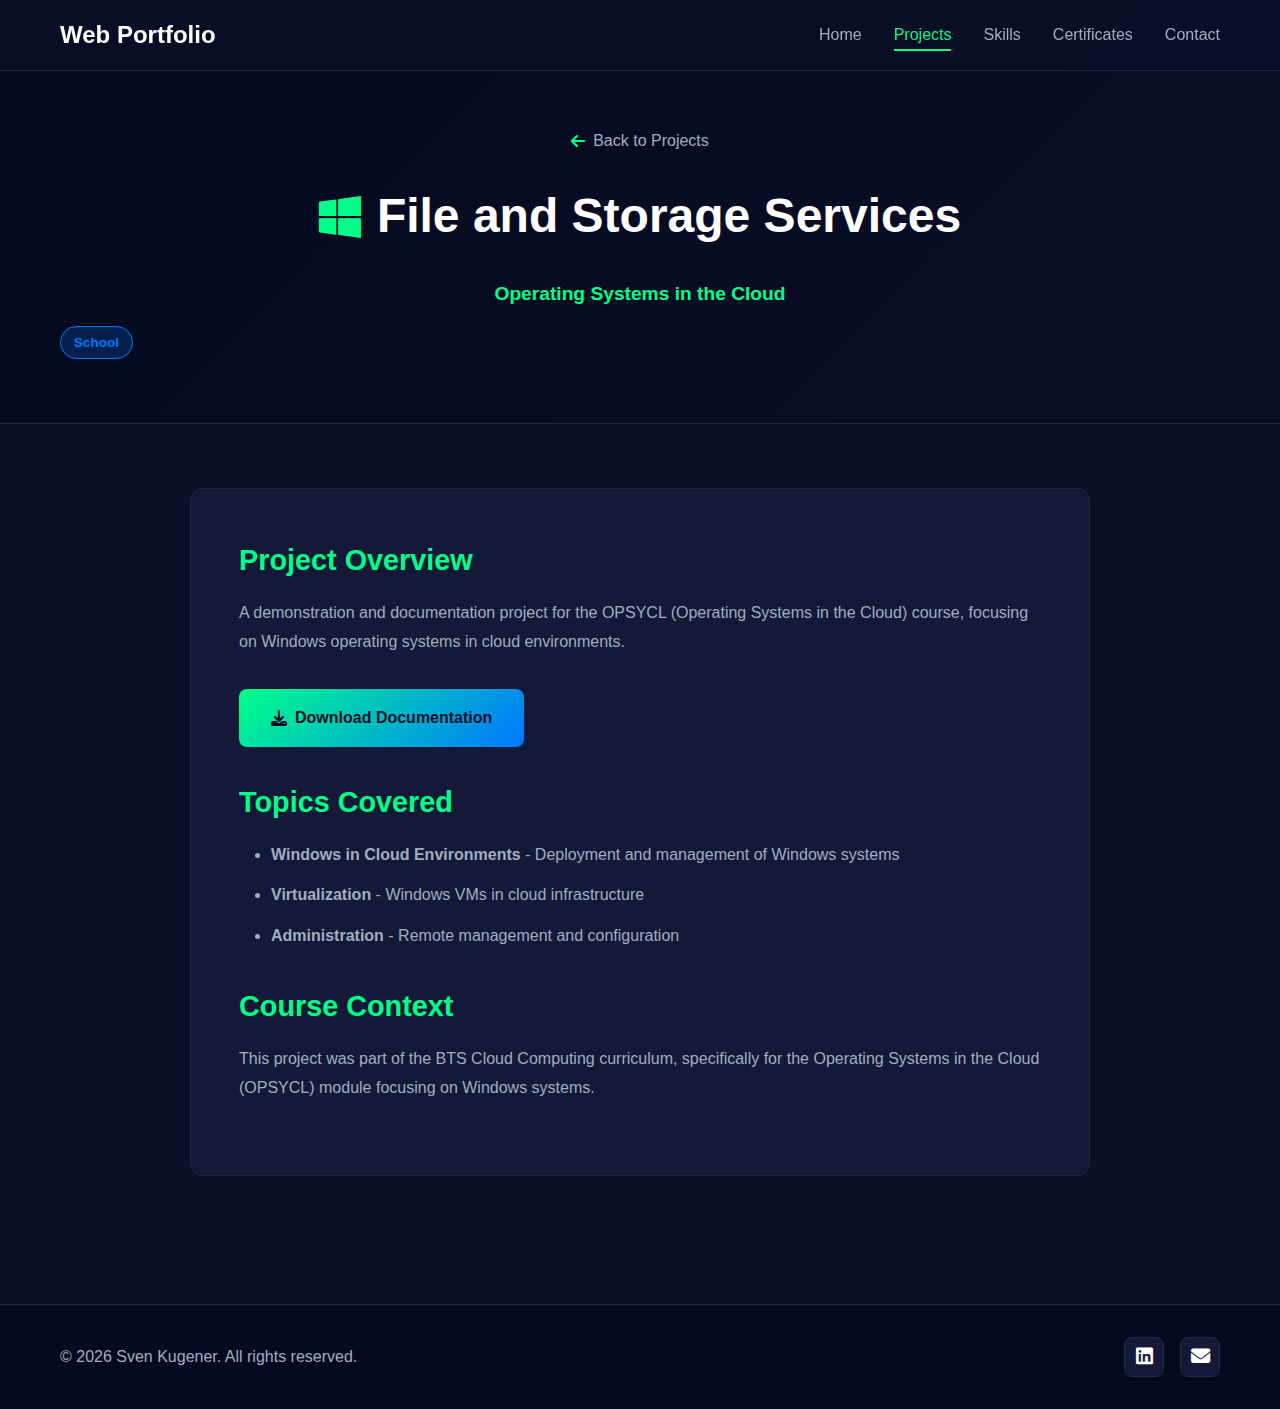
<file: project-opsycl-windows.html>
<!DOCTYPE html>
<html lang="en">
<head>
    <meta charset="UTF-8">
    <meta name="viewport" content="width=device-width, initial-scale=1.0">
    <title>File and Storage Services - Sven Kugener</title>
    <link rel="stylesheet" href="styles.css">
    <link rel="stylesheet" href="https://cdnjs.cloudflare.com/ajax/libs/font-awesome/6.4.0/css/all.min.css">
</head>
<body>
    <!-- Navigation -->
    <nav class="navbar">
        <div class="container">
            <div class="nav-brand">
                <span class="brand-title">Web Portfolio</span>
            </div>
            <ul class="nav-menu">
                <li><a href="index.html">Home</a></li>
                <li><a href="projects.html" class="active">Projects</a></li>
                <li><a href="skills.html">Skills</a></li>
                <li><a href="certificates.html">Certificates</a></li>
                <li><a href="contact.html">Contact</a></li>
            </ul>
            <div class="hamburger">
                <span></span>
                <span></span>
                <span></span>
            </div>
        </div>
    </nav>

    <!-- Project Header -->
    <section class="page-header">
        <div class="container">
            <div class="breadcrumb">
                <a href="projects.html"><i class="fas fa-arrow-left"></i> Back to Projects</a>
            </div>
            <h1><i class="fab fa-windows"></i> File and Storage Services</h1>
            <p style="font-size: 1.2rem; color: var(--primary-color); margin-top: 0.5rem; margin-bottom: 1rem; font-weight: 600;">Operating Systems in the Cloud</p>
            <div class="project-tags">
                <span class="tag tag-school">School</span>
            </div>
        </div>
    </section>

    <!-- Project Content -->
    <section class="project-detail-section">
        <div class="container">
            <div class="project-detail-content">
                <h2>Project Overview</h2>
                <p>A demonstration and documentation project for the OPSYCL (Operating Systems in the Cloud) course, focusing on Windows operating systems in cloud environments.</p>

                <!-- Download Button -->
                <div style="display: flex; gap: 1rem; margin: 2rem 0; flex-wrap: wrap;">
                    <a href="Documentation.pdf" download class="btn btn-primary" style="text-decoration: none;">
                        <i class="fas fa-download"></i> Download Documentation
                    </a>
                </div>

                <h2>Topics Covered</h2>
                <ul>
                    <li><strong>Windows in Cloud Environments</strong> - Deployment and management of Windows systems</li>
                    <li><strong>Virtualization</strong> - Windows VMs in cloud infrastructure</li>
                    <li><strong>Administration</strong> - Remote management and configuration</li>
                </ul>

                <h2>Course Context</h2>
                <p>This project was part of the BTS Cloud Computing curriculum, specifically for the Operating Systems in the Cloud (OPSYCL) module focusing on Windows systems.</p>
            </div>
        </div>
    </section>

    <!-- Footer -->
    <footer class="footer">
        <div class="container">
            <p>&copy; 2026 Sven Kugener. All rights reserved.</p>
            <div class="footer-links">
                <a href="https://www.linkedin.com/in/sven-kugener-177646387/" target="_blank">
                    <i class="fab fa-linkedin"></i>
                </a>
                <a href="mailto:svenkug@icloud.com">
                    <i class="fas fa-envelope"></i>
                </a>
            </div>
        </div>
    </footer>

    <script src="script.js"></script>
</body>
</html>
</file>
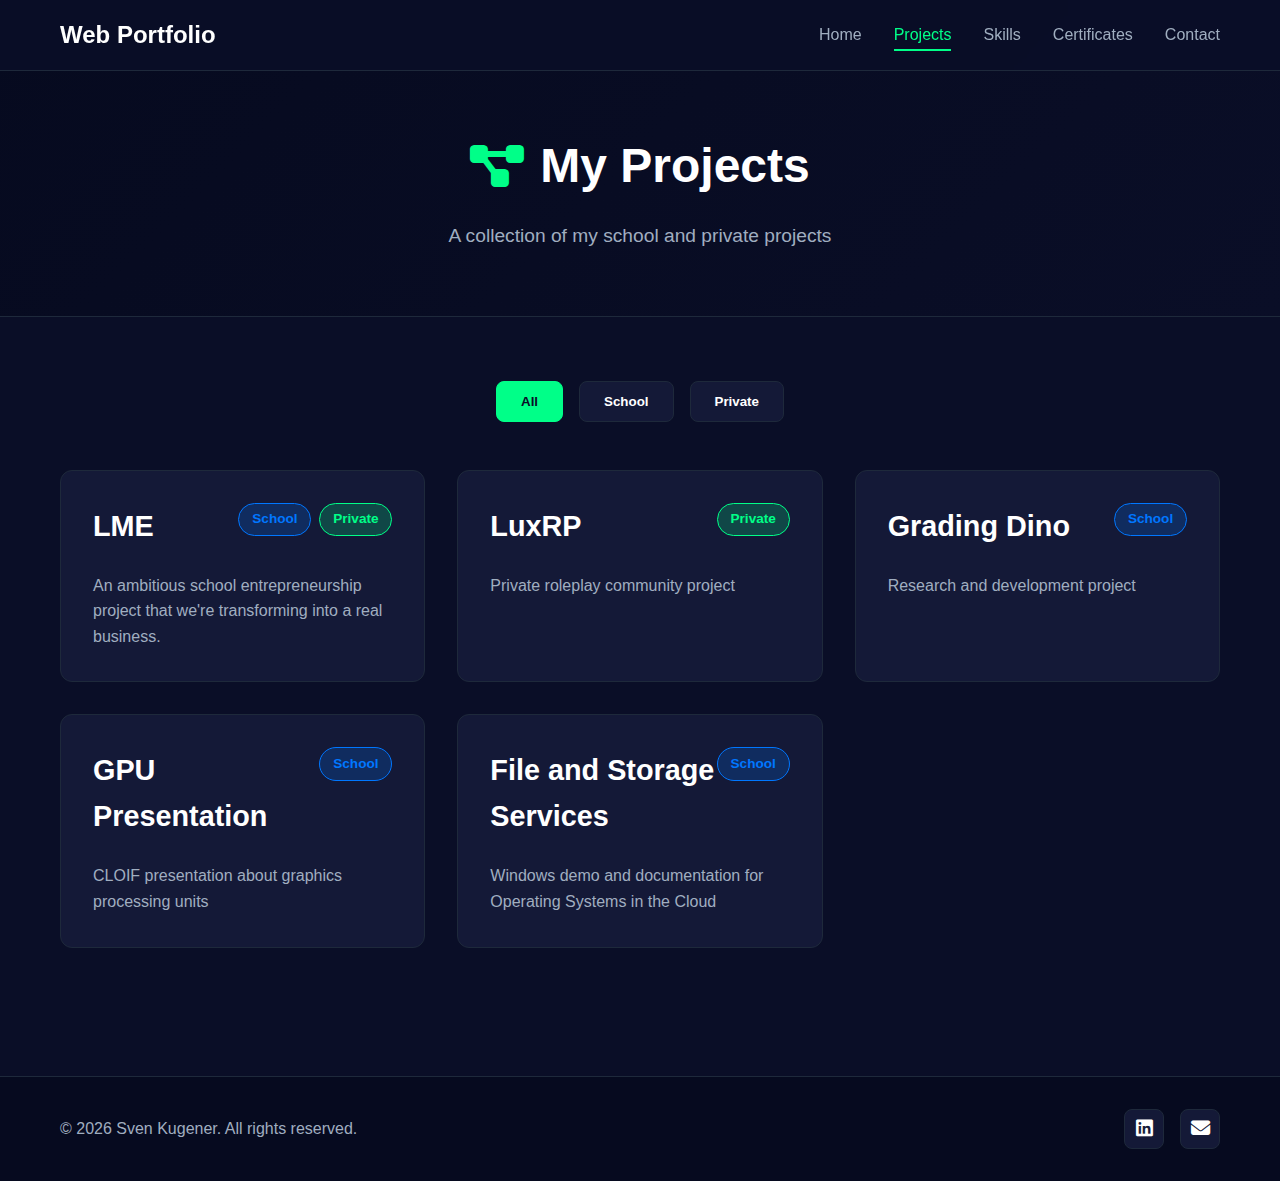
<file: projects.html>
<!DOCTYPE html>
<html lang="de">
<head>
    <meta charset="UTF-8">
    <meta name="viewport" content="width=device-width, initial-scale=1.0">
    <title>Projects - Sven Kugener</title>
    <link rel="stylesheet" href="styles.css">
    <link rel="stylesheet" href="https://cdnjs.cloudflare.com/ajax/libs/font-awesome/6.4.0/css/all.min.css">
</head>
<body>
    <!-- Navigation -->
    <nav class="navbar">
        <div class="container">
            <div class="nav-brand">
                <span class="brand-title">Web Portfolio</span>
            </div>
            <ul class="nav-menu">
                <li><a href="index.html">Home</a></li>
                <li><a href="projects.html" class="active">Projects</a></li>
                <li><a href="skills.html">Skills</a></li>
                <li><a href="certificates.html">Certificates</a></li>
                <li><a href="contact.html">Contact</a></li>
            </ul>
            <div class="hamburger">
                <span></span>
                <span></span>
                <span></span>
            </div>
        </div>
    </nav>

    <!-- Page Header -->
    <section class="page-header">
        <div class="container">
            <h1><i class="fas fa-project-diagram"></i> My Projects</h1>
            <p>A collection of my school and private projects</p>
        </div>
    </section>

    <!-- Projects Section -->
    <section class="projects-section">
        <div class="container">
            <!-- Filter Buttons -->
            <div class="filter-buttons">
                <button class="filter-btn active" data-filter="all">All</button>
                <button class="filter-btn" data-filter="school">School</button>
                <button class="filter-btn" data-filter="private">Private</button>
            </div>

            <!-- Projects Grid -->
            <div class="projects-grid">
                <!-- LME Project -->
                <a href="project-lme.html" class="project-card" data-category="school private">
                    <div class="project-header">
                        <h3>LME</h3>
                        <div class="project-tags">
                            <span class="tag tag-school">School</span>
                            <span class="tag tag-private">Private</span>
                        </div>
                    </div>
                    <div class="project-content">
                        <p class="project-description">An ambitious school entrepreneurship project that we're transforming into a real business.</p>
                    </div>
                    <div class="project-overlay">
                        <i class="fas fa-arrow-right"></i>
                    </div>
                </a>

                <!-- LuxRP Project -->
                <a href="project-luxrp.html" class="project-card" data-category="private">
                    <div class="project-header">
                        <h3>LuxRP</h3>
                        <div class="project-tags">
                            <span class="tag tag-private">Private</span>
                        </div>
                    </div>
                    <div class="project-content">
                        <p class="project-description">Private roleplay community project</p>
                    </div>
                    <div class="project-overlay">
                        <i class="fas fa-arrow-right"></i>
                    </div>
                </a>

                <!-- Grading Dino Project -->
                <a href="project-grading-dino.html" class="project-card" data-category="school">
                    <div class="project-header">
                        <h3>Grading Dino</h3>
                        <div class="project-tags">
                            <span class="tag tag-school">School</span>
                        </div>
                    </div>
                    <div class="project-content">
                        <p class="project-description">Research and development project</p>
                    </div>
                    <div class="project-overlay">
                        <i class="fas fa-arrow-right"></i>
                    </div>
                </a>

                <!-- GPU Presentation Project -->
                <a href="project-gpu-presentation.html" class="project-card" data-category="school">
                    <div class="project-header">
                        <h3>GPU Presentation</h3>
                        <div class="project-tags">
                            <span class="tag tag-school">School</span>
                        </div>
                    </div>
                    <div class="project-content">
                        <p class="project-description">CLOIF presentation about graphics processing units</p>
                    </div>
                    <div class="project-overlay">
                        <i class="fas fa-arrow-right"></i>
                    </div>
                </a>

                <!-- OPSYCL Windows Project -->
                <a href="project-opsycl-windows.html" class="project-card" data-category="school">
                    <div class="project-header">
                        <h3>File and Storage Services</h3>
                        <div class="project-tags">
                            <span class="tag tag-school">School</span>
                        </div>
                    </div>
                    <div class="project-content">
                        <p class="project-description">Windows demo and documentation for Operating Systems in the Cloud</p>
                    </div>
                    <div class="project-overlay">
                        <i class="fas fa-arrow-right"></i>
                    </div>
                </a>
            </div>
        </div>
    </section>

    <!-- Footer -->
    <footer class="footer">
        <div class="container">
            <p>&copy; 2026 Sven Kugener. All rights reserved.</p>
            <div class="footer-links">
                <a href="https://www.linkedin.com/in/sven-kugener-177646387/" target="_blank">
                    <i class="fab fa-linkedin"></i>
                </a>
                <a href="mailto:svenkug@icloud.com">
                    <i class="fas fa-envelope"></i>
                </a>
            </div>
        </div>
    </footer>

    <script src="script.js"></script>
</body>
</html>
</file>
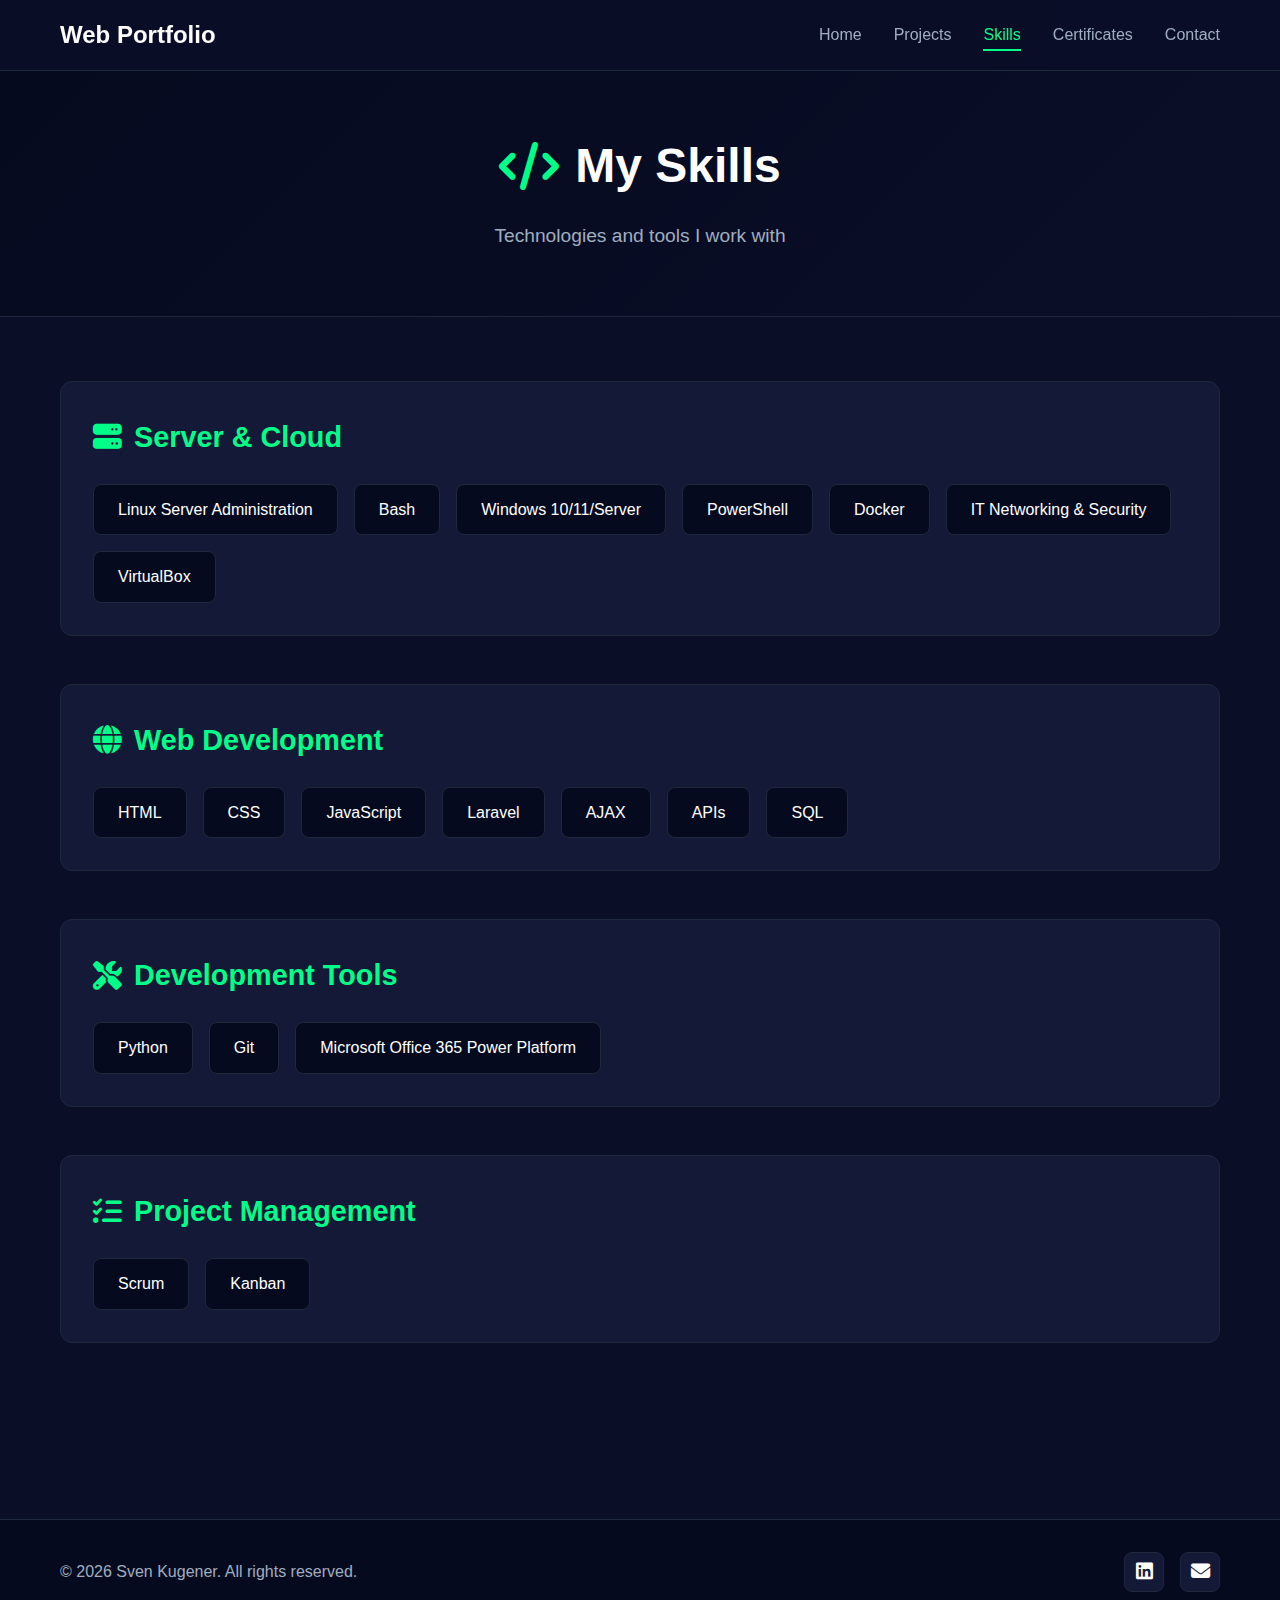
<file: skills.html>
<!DOCTYPE html>
<html lang="de">
<head>
    <meta charset="UTF-8">
    <meta name="viewport" content="width=device-width, initial-scale=1.0">
    <title>Skills - Sven Kugener</title>
    <link rel="stylesheet" href="styles.css">
    <link rel="stylesheet" href="https://cdnjs.cloudflare.com/ajax/libs/font-awesome/6.4.0/css/all.min.css">
</head>
<body>
    <!-- Navigation -->
    <nav class="navbar">
        <div class="container">
            <div class="nav-brand">
                <span class="brand-title">Web Portfolio</span>
            </div>
            <ul class="nav-menu">
                <li><a href="index.html">Home</a></li>
                <li><a href="projects.html">Projects</a></li>
                <li><a href="skills.html" class="active">Skills</a></li>
                <li><a href="certificates.html">Certificates</a></li>
                <li><a href="contact.html">Contact</a></li>
            </ul>
            <div class="hamburger">
                <span></span>
                <span></span>
                <span></span>
            </div>
        </div>
    </nav>

    <!-- Page Header -->
    <section class="page-header">
        <div class="container">
            <h1><i class="fas fa-code"></i> My Skills</h1>
            <p>Technologies and tools I work with</p>
        </div>
    </section>

    <!-- Skills Section -->
    <section class="skills-section">
        <div class="container">
            <!-- Server & Cloud -->
            <div class="skill-category">
                <h2 class="category-title">
                    <i class="fas fa-server"></i>
                    Server & Cloud
                </h2>
                <div class="skill-tags">
                    <span class="skill-tag">Linux Server Administration</span>
                    <span class="skill-tag">Bash</span>
                    <span class="skill-tag">Windows 10/11/Server</span>
                    <span class="skill-tag">PowerShell</span>
                    <span class="skill-tag">Docker</span>
                    <span class="skill-tag">IT Networking & Security</span>
                    <span class="skill-tag">VirtualBox</span>
                </div>
            </div>

            <!-- Web Development -->
            <div class="skill-category">
                <h2 class="category-title">
                    <i class="fas fa-globe"></i>
                    Web Development
                </h2>
                <div class="skill-tags">
                    <span class="skill-tag">HTML</span>
                    <span class="skill-tag">CSS</span>
                    <span class="skill-tag">JavaScript</span>
                    <span class="skill-tag">Laravel</span>
                    <span class="skill-tag">AJAX</span>
                    <span class="skill-tag">APIs</span>
                    <span class="skill-tag">SQL</span>
                </div>
            </div>

            <!-- Development Tools -->
            <div class="skill-category">
                <h2 class="category-title">
                    <i class="fas fa-tools"></i>
                    Development Tools
                </h2>
                <div class="skill-tags">
                    <span class="skill-tag">Python</span>
                    <span class="skill-tag">Git</span>
                    <span class="skill-tag">Microsoft Office 365 Power Platform</span>
                </div>
            </div>

            <!-- Project Management -->
            <div class="skill-category">
                <h2 class="category-title">
                    <i class="fas fa-tasks"></i>
                    Project Management
                </h2>
                <div class="skill-tags">
                    <span class="skill-tag">Scrum</span>
                    <span class="skill-tag">Kanban</span>
                </div>
            </div>
        </div>
    </section>

    <!-- Footer -->
    <footer class="footer">
        <div class="container">
            <p>&copy; 2026 Sven Kugener. All rights reserved.</p>
            <div class="footer-links">
                <a href="https://www.linkedin.com/in/sven-kugener-177646387/" target="_blank">
                    <i class="fab fa-linkedin"></i>
                </a>
                <a href="mailto:svenkug@icloud.com">
                    <i class="fas fa-envelope"></i>
                </a>
            </div>
        </div>
    </footer>

    <script src="script.js"></script>
</body>
</html>
</file>
<file: styles.css>
/* ===================================
   CSS Variables & Reset
   =================================== */
:root {
    --primary-color: #00ff88;
    --secondary-color: #0077ff;
    --accent-color: #ff0055;
    --bg-dark: #0a0e27;
    --bg-darker: #060a1f;
    --bg-card: #141937;
    --text-primary: #ffffff;
    --text-secondary: #a0aec0;
    --text-muted: #64748b;
    --border-color: #1e293b;
    --shadow: 0 10px 30px rgba(0, 0, 0, 0.5);
    --transition: all 0.3s ease;
}

* {
    margin: 0;
    padding: 0;
    box-sizing: border-box;
}

body {
    font-family: 'Inter', -apple-system, BlinkMacSystemFont, 'Segoe UI', Roboto, sans-serif;
    background-color: var(--bg-dark);
    color: var(--text-primary);
    line-height: 1.6;
    overflow-x: hidden;
}

.container {
    max-width: 1200px;
    margin: 0 auto;
    padding: 0 20px;
}

a {
    text-decoration: none;
    color: inherit;
}

/* ===================================
   Navigation
   =================================== */
.navbar {
    position: fixed;
    top: 0;
    left: 0;
    right: 0;
    background: rgba(10, 14, 39, 0.95);
    backdrop-filter: blur(10px);
    z-index: 1000;
    border-bottom: 1px solid var(--border-color);
}

.navbar .container {
    display: flex;
    justify-content: space-between;
    align-items: center;
    padding: 1rem 20px;
}

.nav-brand {
    display: flex;
    align-items: center;
    gap: 12px;
    font-size: 1.5rem;
    font-weight: bold;
}

.brand-title {
    color: var(--text-primary);
}

.nav-menu {
    display: flex;
    list-style: none;
    gap: 2rem;
}

.nav-menu a {
    color: var(--text-secondary);
    transition: var(--transition);
    position: relative;
    padding: 0.5rem 0;
}

.nav-menu a::after {
    content: '';
    position: absolute;
    bottom: 0;
    left: 0;
    width: 0;
    height: 2px;
    background: var(--primary-color);
    transition: var(--transition);
}

.nav-menu a:hover,
.nav-menu a.active {
    color: var(--primary-color);
}

.nav-menu a:hover::after,
.nav-menu a.active::after {
    width: 100%;
}

.hamburger {
    display: none;
    flex-direction: column;
    cursor: pointer;
    gap: 5px;
}

.hamburger span {
    width: 25px;
    height: 3px;
    background: var(--text-primary);
    border-radius: 3px;
    transition: var(--transition);
}

/* ===================================
   Hero Section
   =================================== */
.hero {
    position: relative;
    min-height: 100vh;
    display: flex;
    align-items: center;
    justify-content: center;
    overflow: hidden;
    padding-top: 80px;
}

.hero-background {
    position: absolute;
    top: 0;
    left: 0;
    right: 0;
    bottom: 0;
    background: linear-gradient(135deg, var(--bg-darker) 0%, var(--bg-dark) 100%);
}

#matrix-canvas {
    width: 100%;
    height: 100%;
    opacity: 0.3;
}

.hero-content {
    position: relative;
    z-index: 2;
    text-align: center;
}

.glitch {
    font-size: 4rem;
    font-weight: 900;
    margin-bottom: 1rem;
    position: relative;
    animation: glitch 3s infinite;
}

@keyframes glitch {
    0%, 98% {
        text-shadow: none;
    }
    99% {
        text-shadow: 
            2px 2px var(--primary-color),
            -2px -2px var(--accent-color);
    }
}

.subtitle {
    font-size: 1.5rem;
    color: var(--text-secondary);
    margin-bottom: 2rem;
}

.hero-buttons {
    display: flex;
    gap: 1rem;
    justify-content: center;
    flex-wrap: wrap;
}

.btn {
    padding: 1rem 2rem;
    border-radius: 8px;
    font-weight: 600;
    transition: var(--transition);
    display: inline-flex;
    align-items: center;
    gap: 0.5rem;
    cursor: pointer;
    border: none;
}

.btn-primary {
    background: linear-gradient(135deg, var(--primary-color), var(--secondary-color));
    color: var(--bg-dark);
}

.btn-primary:hover {
    transform: translateY(-2px);
    box-shadow: 0 10px 20px rgba(0, 255, 136, 0.3);
}

.btn-secondary {
    background: transparent;
    border: 2px solid var(--primary-color);
    color: var(--primary-color);
}

.btn-secondary:hover {
    background: var(--primary-color);
    color: var(--bg-dark);
}

.scroll-indicator {
    position: absolute;
    bottom: 30px;
    left: 50%;
    transform: translateX(-50%);
    color: var(--primary-color);
    font-size: 2rem;
    animation: bounce 2s infinite;
}

@keyframes bounce {
    0%, 100% { transform: translateX(-50%) translateY(0); }
    50% { transform: translateX(-50%) translateY(10px); }
}

/* ===================================
   Overview Section
   =================================== */
.overview {
    padding: 6rem 0;
    background: var(--bg-dark);
}

.profile-section {
    display: flex;
    align-items: center;
    gap: 3rem;
    margin-bottom: 5rem;
    background: var(--bg-card);
    border: 1px solid var(--border-color);
    border-radius: 12px;
    padding: 3rem;
}

.profile-image-container {
    flex-shrink: 0;
}

.profile-image {
    width: 200px;
    height: 200px;
    border-radius: 50%;
    object-fit: cover;
    border: 4px solid var(--primary-color);
    box-shadow: 0 0 30px rgba(0, 255, 136, 0.3);
}

.profile-text h2 {
    font-size: 2rem;
    margin-bottom: 1rem;
    color: var(--primary-color);
}

.profile-text p {
    color: var(--text-secondary);
    font-size: 1.1rem;
    line-height: 1.8;
}

.section-title {
    text-align: center;
    font-size: 2.5rem;
    margin-bottom: 3rem;
    background: linear-gradient(135deg, var(--primary-color), var(--secondary-color));
    -webkit-background-clip: text;
    -webkit-text-fill-color: transparent;
    background-clip: text;
}

.overview-grid {
    display: grid;
    grid-template-columns: repeat(auto-fit, minmax(300px, 1fr));
    gap: 2rem;
}

.overview-card {
    background: var(--bg-card);
    border: 1px solid var(--border-color);
    border-radius: 12px;
    padding: 2rem;
    transition: var(--transition);
    position: relative;
    overflow: hidden;
}

.overview-card::before {
    content: '';
    position: absolute;
    top: 0;
    left: 0;
    right: 0;
    height: 3px;
    background: linear-gradient(90deg, var(--primary-color), var(--secondary-color));
    transform: scaleX(0);
    transition: var(--transition);
}

.overview-card:hover::before {
    transform: scaleX(1);
}

.card-icon {
    font-size: 3rem;
    margin-bottom: 1rem;
    color: var(--primary-color);
}

.overview-card h3 {
    font-size: 1.5rem;
    margin-bottom: 0.5rem;
}

.overview-card p {
    color: var(--text-secondary);
    margin-bottom: 1rem;
}

.card-link {
    color: var(--primary-color);
    font-weight: 600;
    display: inline-flex;
    align-items: center;
    gap: 0.5rem;
    transition: var(--transition);
}

.card-link:hover {
    gap: 1rem;
}

/* ===================================
   Page Header
   =================================== */
.page-header {
    padding: 8rem 0 4rem 0;
    text-align: center;
    background: linear-gradient(135deg, var(--bg-darker) 0%, var(--bg-dark) 100%);
    border-bottom: 1px solid var(--border-color);
}

.page-header h1 {
    font-size: 3rem;
    margin-bottom: 1rem;
    display: inline-flex;
    align-items: center;
    gap: 1rem;
}

.page-header i {
    color: var(--primary-color);
}

.page-header p {
    font-size: 1.2rem;
    color: var(--text-secondary);
}

/* ===================================
   Projects Section
   =================================== */
.projects-section {
    padding: 4rem 0;
}

.filter-buttons {
    display: flex;
    justify-content: center;
    gap: 1rem;
    margin-bottom: 3rem;
    flex-wrap: wrap;
}

.filter-btn {
    padding: 0.75rem 1.5rem;
    background: var(--bg-card);
    border: 1px solid var(--border-color);
    border-radius: 8px;
    color: var(--text-primary);
    cursor: pointer;
    transition: var(--transition);
    font-weight: 600;
}

.filter-btn:hover,
.filter-btn.active {
    background: var(--primary-color);
    color: var(--bg-dark);
    border-color: var(--primary-color);
}

.projects-grid {
    display: grid;
    grid-template-columns: repeat(auto-fill, minmax(350px, 1fr));
    gap: 2rem;
}

.project-card {
    background: var(--bg-card);
    border: 1px solid var(--border-color);
    border-radius: 12px;
    padding: 2rem;
    transition: var(--transition);
    position: relative;
    overflow: hidden;
    display: block;
    text-decoration: none;
    color: inherit;
}

.project-card::before {
    content: '';
    position: absolute;
    top: 0;
    left: 0;
    right: 0;
    height: 4px;
    background: linear-gradient(90deg, var(--primary-color), var(--secondary-color));
    transform: scaleX(0);
    transition: var(--transition);
}

.project-card:hover {
    transform: translateY(-5px);
    border-color: var(--primary-color);
    box-shadow: var(--shadow);
}

.project-card:hover::before {
    transform: scaleX(1);
}

.project-description {
    color: var(--text-secondary);
    margin-top: 1rem;
}

.project-header {
    display: flex;
    justify-content: space-between;
    align-items: start;
    margin-bottom: 1.5rem;
}

.project-header h3 {
    font-size: 1.8rem;
    color: var(--text-primary);
}

.project-tags {
    display: flex;
    gap: 0.5rem;
    flex-wrap: wrap;
}

.tag {
    padding: 0.3rem 0.8rem;
    border-radius: 20px;
    font-size: 0.85rem;
    font-weight: 600;
}

.tag-school {
    background: rgba(0, 119, 255, 0.2);
    color: var(--secondary-color);
    border: 1px solid var(--secondary-color);
}

.tag-private {
    background: rgba(0, 255, 136, 0.2);
    color: var(--primary-color);
    border: 1px solid var(--primary-color);
}

.project-overlay {
    position: absolute;
    bottom: 1rem;
    right: 1rem;
    font-size: 2rem;
    color: var(--primary-color);
    opacity: 0;
    transition: var(--transition);
}

.project-card:hover .project-overlay {
    opacity: 1;
}

/* ===================================
   Skills Section
   =================================== */
.skills-section {
    padding: 4rem 0;
}

/* Breadcrumb for Project Details */
.breadcrumb {
    margin-bottom: 1.5rem;
}

.breadcrumb a {
    color: var(--text-secondary);
    display: inline-flex;
    align-items: center;
    gap: 0.5rem;
    transition: var(--transition);
    font-size: 1rem;
}

.breadcrumb a:hover {
    color: var(--primary-color);
}

/* Project Detail Section */
.project-detail-section {
    padding: 4rem 0;
}

.project-detail-content {
    background: var(--bg-card);
    border: 1px solid var(--border-color);
    border-radius: 12px;
    padding: 3rem;
    max-width: 900px;
    margin: 0 auto;
}

.project-detail-content h2 {
    color: var(--primary-color);
    font-size: 1.8rem;
    margin-top: 2rem;
    margin-bottom: 1rem;
}

.project-detail-content h2:first-child {
    margin-top: 0;
}

.project-detail-content p {
    color: var(--text-secondary);
    line-height: 1.8;
    margin-bottom: 1.5rem;
}

.project-detail-content ul,
.project-detail-content ol {
    color: var(--text-secondary);
    line-height: 1.8;
    margin-bottom: 1.5rem;
    padding-left: 2rem;
}

.project-detail-content li {
    margin-bottom: 0.75rem;
}

.project-detail-content h3 {
    color: var(--text-primary);
    font-size: 1.4rem;
    margin-top: 1.5rem;
    margin-bottom: 1rem;
    display: flex;
    align-items: center;
    gap: 0.5rem;
}

.project-detail-content code {
    background: var(--bg-darker);
    padding: 0.2rem 0.5rem;
    border-radius: 4px;
    color: var(--primary-color);
    font-family: 'Courier New', monospace;
    font-size: 0.9em;
}

.skill-category {
    margin-bottom: 3rem;
    background: var(--bg-card);
    border: 1px solid var(--border-color);
    border-radius: 12px;
    padding: 2rem;
}

.category-title {
    font-size: 1.8rem;
    margin-bottom: 1.5rem;
    color: var(--primary-color);
    display: flex;
    align-items: center;
    gap: 0.75rem;
}

.skill-tags {
    display: flex;
    flex-wrap: wrap;
    gap: 1rem;
}

.skill-tag {
    padding: 0.75rem 1.5rem;
    background: var(--bg-darker);
    border: 1px solid var(--border-color);
    border-radius: 8px;
    color: var(--text-primary);
    transition: var(--transition);
    font-weight: 500;
}

.skill-tag:hover {
    background: var(--primary-color);
    color: var(--bg-dark);
    border-color: var(--primary-color);
    transform: translateY(-2px);
}

/* ===================================
   Certificates Section
   =================================== */
.certificates-section {
    padding: 4rem 0;
}

.certificates-grid {
    display: grid;
    grid-template-columns: repeat(auto-fit, minmax(350px, 1fr));
    gap: 2rem;
}

.certificate-card {
    background: var(--bg-card);
    border: 1px solid var(--border-color);
    border-radius: 12px;
    padding: 2rem;
    position: relative;
    transition: var(--transition);
    overflow: hidden;
}

.certificate-card::before {
    content: '';
    position: absolute;
    top: 0;
    left: 0;
    right: 0;
    height: 4px;
    background: linear-gradient(90deg, var(--primary-color), var(--secondary-color));
    transform: scaleX(0);
    transition: var(--transition);
}

.certificate-card:hover {
    transform: translateY(-5px);
    border-color: var(--primary-color);
    box-shadow: var(--shadow);
}

.certificate-card:hover::before {
    transform: scaleX(1);
}

.certificate-icon {
    font-size: 3rem;
    color: var(--primary-color);
    margin-bottom: 1rem;
}

.certificate-content h3 {
    font-size: 1.5rem;
    margin-bottom: 0.5rem;
}

.certificate-title {
    color: var(--text-secondary);
    margin-bottom: 1rem;
}

.certificate-link {
    display: inline-flex;
    align-items: center;
    gap: 0.5rem;
    color: var(--primary-color);
    font-weight: 600;
    transition: var(--transition);
}

.certificate-link:hover {
    gap: 1rem;
}

.certificate-badge {
    position: absolute;
    bottom: 1rem;
    right: 1rem;
    font-size: 3rem;
    color: var(--primary-color);
    opacity: 0.6;
}

/* ===================================
   Contact Section
   =================================== */
.contact-section {
    padding: 4rem 0;
}

.contact-grid {
    display: grid;
    grid-template-columns: repeat(auto-fit, minmax(300px, 1fr));
    gap: 2rem;
    margin-bottom: 3rem;
}

.contact-card {
    background: var(--bg-card);
    border: 1px solid var(--border-color);
    border-radius: 12px;
    padding: 2rem;
    transition: var(--transition);
    position: relative;
    overflow: hidden;
    display: block;
}

.contact-card::before {
    content: '';
    position: absolute;
    top: 0;
    left: 0;
    right: 0;
    height: 4px;
    background: linear-gradient(90deg, var(--primary-color), var(--secondary-color));
    transform: scaleX(0);
    transition: var(--transition);
}

.contact-card:hover {
    transform: translateY(-5px);
    border-color: var(--primary-color);
    box-shadow: var(--shadow);
}

.contact-card:hover::before {
    transform: scaleX(1);
}

.contact-icon {
    font-size: 3rem;
    margin-bottom: 1rem;
    width: 70px;
    height: 70px;
    border-radius: 12px;
    display: flex;
    align-items: center;
    justify-content: center;
}

.linkedin-icon {
    background: linear-gradient(135deg, #0077b5, #00a0dc);
}

.email-icon {
    background: linear-gradient(135deg, var(--primary-color), var(--secondary-color));
}

.contact-content h3 {
    font-size: 1.5rem;
    margin-bottom: 0.5rem;
}

.contact-content p {
    color: var(--text-secondary);
    margin-bottom: 1rem;
}

.contact-link-text {
    color: var(--primary-color);
    font-weight: 600;
    display: inline-flex;
    align-items: center;
    gap: 0.5rem;
    transition: var(--transition);
}

.contact-card:hover .contact-link-text {
    gap: 1rem;
}

.contact-info {
    margin-top: 3rem;
}

.info-box {
    background: var(--bg-card);
    border: 1px solid var(--border-color);
    border-radius: 12px;
    padding: 2rem;
    display: flex;
    align-items: center;
    gap: 1rem;
}

.info-box i {
    font-size: 2rem;
    color: var(--primary-color);
}

.info-box p {
    color: var(--text-secondary);
    margin: 0;
}

/* ===================================
   Footer
   =================================== */
.footer {
    background: var(--bg-darker);
    border-top: 1px solid var(--border-color);
    padding: 2rem 0;
    margin-top: 4rem;
}

.footer .container {
    display: flex;
    justify-content: space-between;
    align-items: center;
    flex-wrap: wrap;
    gap: 1rem;
}

.footer p {
    color: var(--text-secondary);
}

.footer-links {
    display: flex;
    gap: 1rem;
}

.footer-links a {
    width: 40px;
    height: 40px;
    border-radius: 8px;
    background: var(--bg-card);
    border: 1px solid var(--border-color);
    display: flex;
    align-items: center;
    justify-content: center;
    font-size: 1.2rem;
    transition: var(--transition);
}

.footer-links a:hover {
    background: var(--primary-color);
    color: var(--bg-dark);
    border-color: var(--primary-color);
    transform: translateY(-2px);
}

/* ===================================
   Responsive Design
   =================================== */
@media (max-width: 768px) {
    .hamburger {
        display: flex;
    }

    .nav-menu {
        position: fixed;
        left: -100%;
        top: 70px;
        flex-direction: column;
        background: var(--bg-darker);
        width: 100%;
        text-align: center;
        transition: var(--transition);
        padding: 2rem 0;
        border-top: 1px solid var(--border-color);
    }

    .nav-menu.active {
        left: 0;
    }

    .glitch {
        font-size: 2.5rem;
    }

    .subtitle {
        font-size: 1.2rem;
    }

    .page-header h1 {
        font-size: 2rem;
    }

    .section-title {
        font-size: 2rem;
    }

    .profile-section {
        flex-direction: column;
        text-align: center;
        padding: 2rem;
        gap: 2rem;
    }

    .profile-image {
        width: 150px;
        height: 150px;
    }

    .projects-grid {
        grid-template-columns: 1fr;
    }

    .certificates-grid {
        grid-template-columns: 1fr;
    }

    .contact-grid {
        grid-template-columns: 1fr;
    }

    .footer .container {
        justify-content: center;
        text-align: center;
    }
}

/* ===================================
   Utility Classes
   =================================== */
.hidden {
    display: none !important;
}

.fade-in {
    animation: fadeIn 0.5s ease-in;
}

@keyframes fadeIn {
    from { opacity: 0; transform: translateY(20px); }
    to { opacity: 1; transform: translateY(0); }
}
</file>
